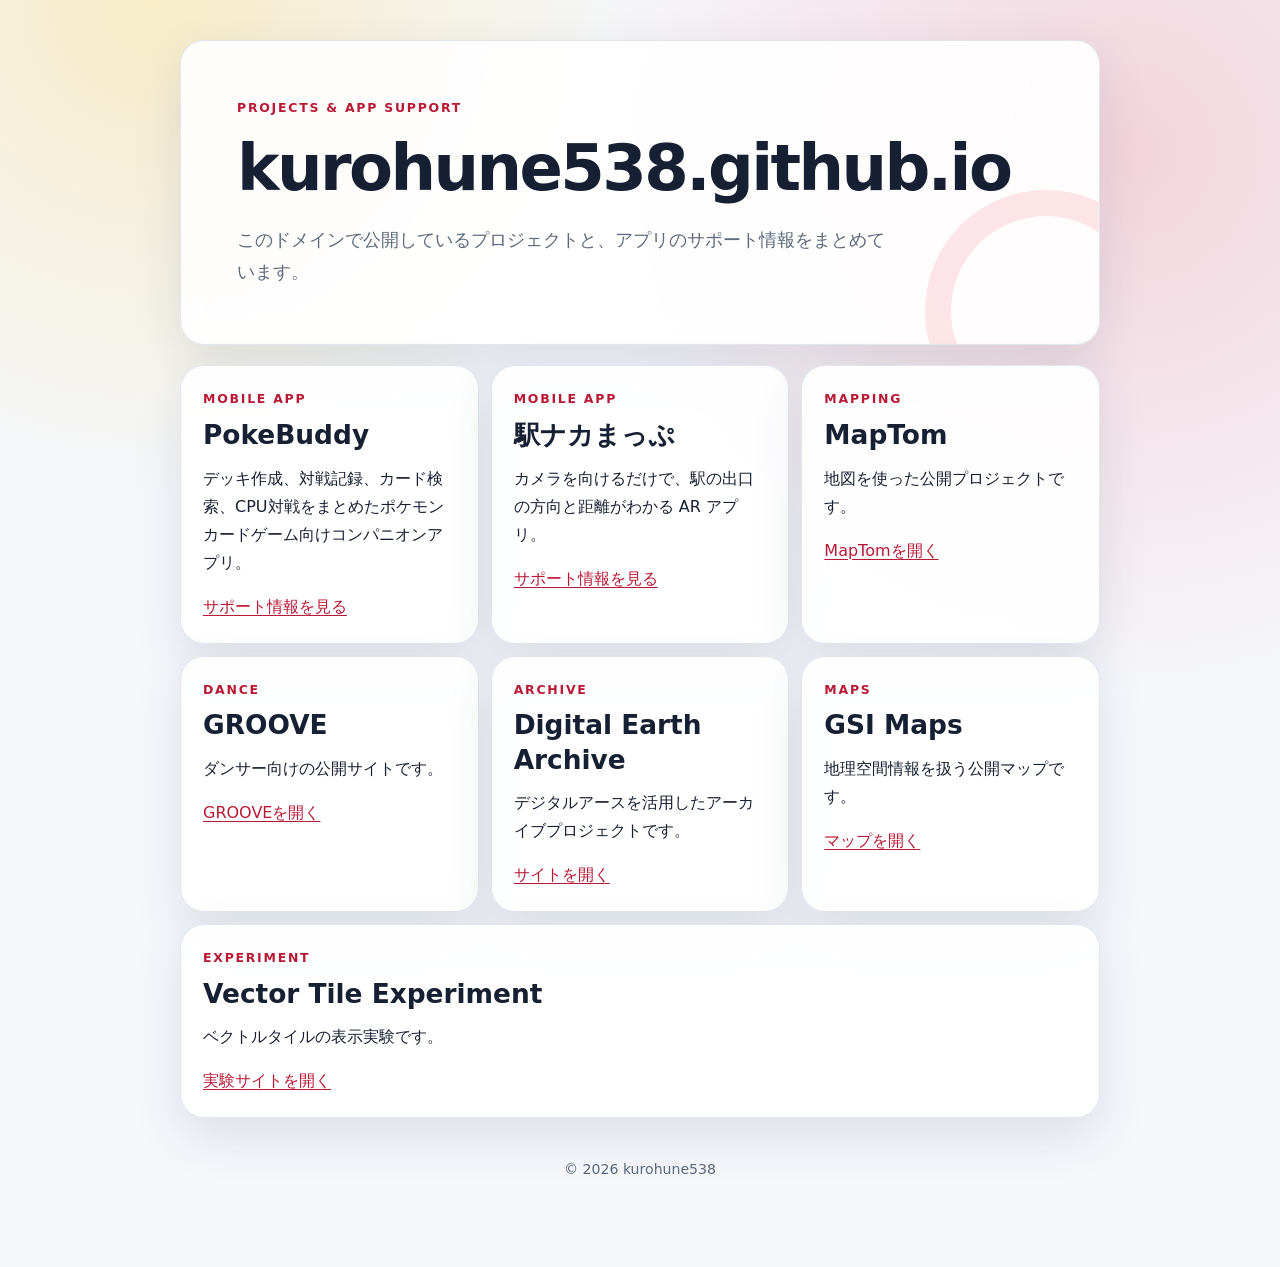
<file: index.html>
<!doctype html>
<html lang="ja">
  <head>
    <meta charset="utf-8" />
    <meta name="viewport" content="width=device-width, initial-scale=1" />
    <meta
      name="description"
      content="kurohune538が公開しているプロジェクト、アプリ、サポート情報の一覧。"
    />
    <meta name="theme-color" content="#ee334e" />
    <title>Projects &amp; Support | kurohune538</title>
    <link rel="stylesheet" href="/assets/styles.css" />
  </head>
  <body>
    <main class="shell">
      <section class="hero">
        <p class="eyebrow">Projects &amp; app support</p>
        <h1>kurohune538.github.io</h1>
        <p class="lead">
          このドメインで公開しているプロジェクトと、アプリのサポート情報をまとめています。
        </p>
      </section>

      <section class="card-grid" aria-label="公開プロジェクト">
        <article class="card">
          <p class="eyebrow">Mobile app</p>
          <h2>PokeBuddy</h2>
          <p>
            デッキ作成、対戦記録、カード検索、CPU対戦をまとめたポケモンカードゲーム向けコンパニオンアプリ。
          </p>
          <a href="/pokebuddy/">サポート情報を見る</a>
        </article>
        <article class="card">
          <p class="eyebrow">Mobile app</p>
          <h2>駅ナカまっぷ</h2>
          <p>
            カメラを向けるだけで、駅の出口の方向と距離がわかる AR アプリ。
          </p>
          <a href="/ekinaka-map/">サポート情報を見る</a>
        </article>
        <article class="card">
          <p class="eyebrow">Mapping</p>
          <h2>MapTom</h2>
          <p>地図を使った公開プロジェクトです。</p>
          <a href="/maptom/">MapTomを開く</a>
        </article>
        <article class="card">
          <p class="eyebrow">Dance</p>
          <h2>GROOVE</h2>
          <p>ダンサー向けの公開サイトです。</p>
          <a href="https://groove4dancers.tokyo/">GROOVEを開く</a>
        </article>
        <article class="card">
          <p class="eyebrow">Archive</p>
          <h2>Digital Earth Archive</h2>
          <p>デジタルアースを活用したアーカイブプロジェクトです。</p>
          <a href="/DigitalEarthArchive/">サイトを開く</a>
        </article>
        <article class="card">
          <p class="eyebrow">Maps</p>
          <h2>GSI Maps</h2>
          <p>地理空間情報を扱う公開マップです。</p>
          <a href="/gsimaps/">マップを開く</a>
        </article>
        <article class="card">
          <p class="eyebrow">Experiment</p>
          <h2>Vector Tile Experiment</h2>
          <p>ベクトルタイルの表示実験です。</p>
          <a href="/vector-tile-experiment/">実験サイトを開く</a>
        </article>
      </section>

      <footer class="footer">
        <p>© 2026 kurohune538</p>
      </footer>
    </main>
  </body>
</html>
</file>
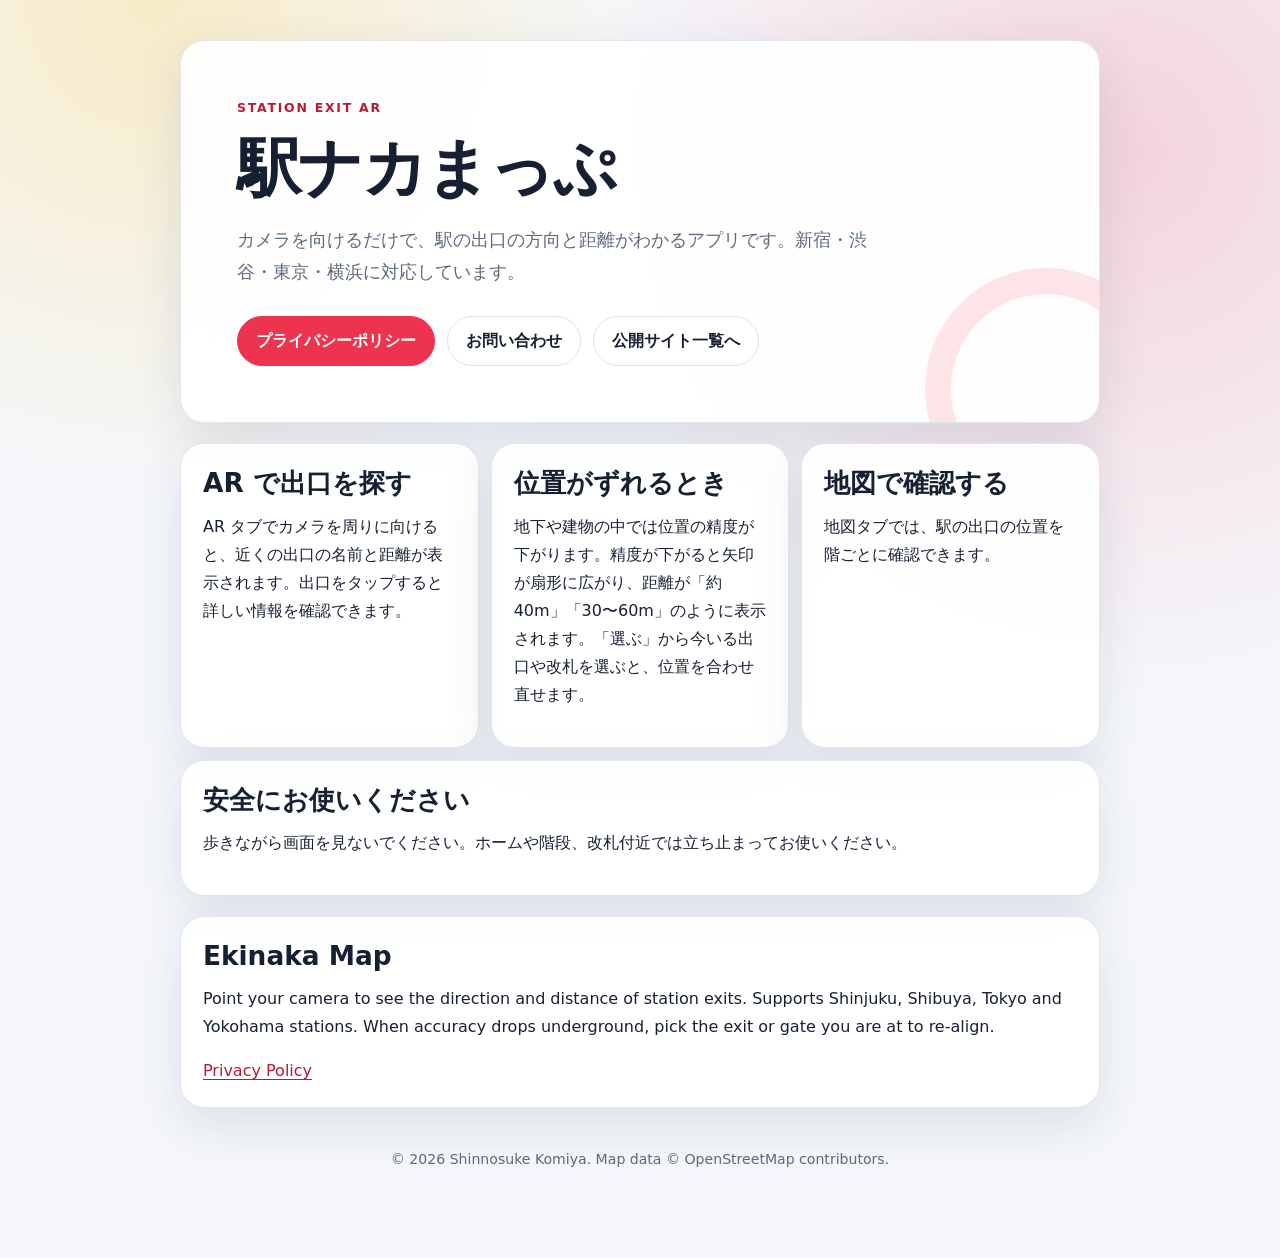
<file: ekinaka-map/index.html>
<!doctype html>
<html lang="ja">
  <head>
    <meta charset="utf-8" />
    <meta name="viewport" content="width=device-width, initial-scale=1" />
    <meta name="description" content="駅ナカまっぷのサポート情報とプライバシーポリシー。駅の出口の方向と距離を AR で表示するアプリです。" />
    <meta name="theme-color" content="#e8770e" />
    <title>駅ナカまっぷ | サポート</title>
    <link rel="stylesheet" href="/assets/styles.css" />
  </head>
  <body>
    <main class="shell">
      <section class="hero">
        <p class="eyebrow">Station exit AR</p>
        <h1>駅ナカまっぷ</h1>
        <p class="lead">
          カメラを向けるだけで、駅の出口の方向と距離がわかるアプリです。新宿・渋谷・東京・横浜に対応しています。
        </p>
        <div class="actions">
          <a class="button" href="/ekinaka-map/privacy/">プライバシーポリシー</a>
          <a class="button secondary" href="mailto:kurohune538@gmail.com?subject=%E9%A7%85%E3%83%8A%E3%82%AB%E3%81%BE%E3%81%A3%E3%81%B7%20support">お問い合わせ</a>
          <a class="button secondary" href="/">公開サイト一覧へ</a>
        </div>
      </section>

      <section class="card-grid" aria-label="使い方">
        <article class="card">
          <h2>AR で出口を探す</h2>
          <p>AR タブでカメラを周りに向けると、近くの出口の名前と距離が表示されます。出口をタップすると詳しい情報を確認できます。</p>
        </article>
        <article class="card">
          <h2>位置がずれるとき</h2>
          <p>地下や建物の中では位置の精度が下がります。精度が下がると矢印が扇形に広がり、距離が「約40m」「30〜60m」のように表示されます。「選ぶ」から今いる出口や改札を選ぶと、位置を合わせ直せます。</p>
        </article>
        <article class="card">
          <h2>地図で確認する</h2>
          <p>地図タブでは、駅の出口の位置を階ごとに確認できます。</p>
        </article>
        <article class="card">
          <h2>安全にお使いください</h2>
          <p>歩きながら画面を見ないでください。ホームや階段、改札付近では立ち止まってお使いください。</p>
        </article>
      </section>

      <section class="card-grid" aria-label="Support in English" lang="en">
        <article class="card">
          <h2>Ekinaka Map</h2>
          <p>Point your camera to see the direction and distance of station exits. Supports Shinjuku, Shibuya, Tokyo and Yokohama stations. When accuracy drops underground, pick the exit or gate you are at to re-align.</p>
          <a href="/ekinaka-map/privacy/#en">Privacy Policy</a>
        </article>
      </section>

      <footer class="footer">
        <p>© 2026 Shinnosuke Komiya. Map data © OpenStreetMap contributors.</p>
      </footer>
    </main>
  </body>
</html>
</file>
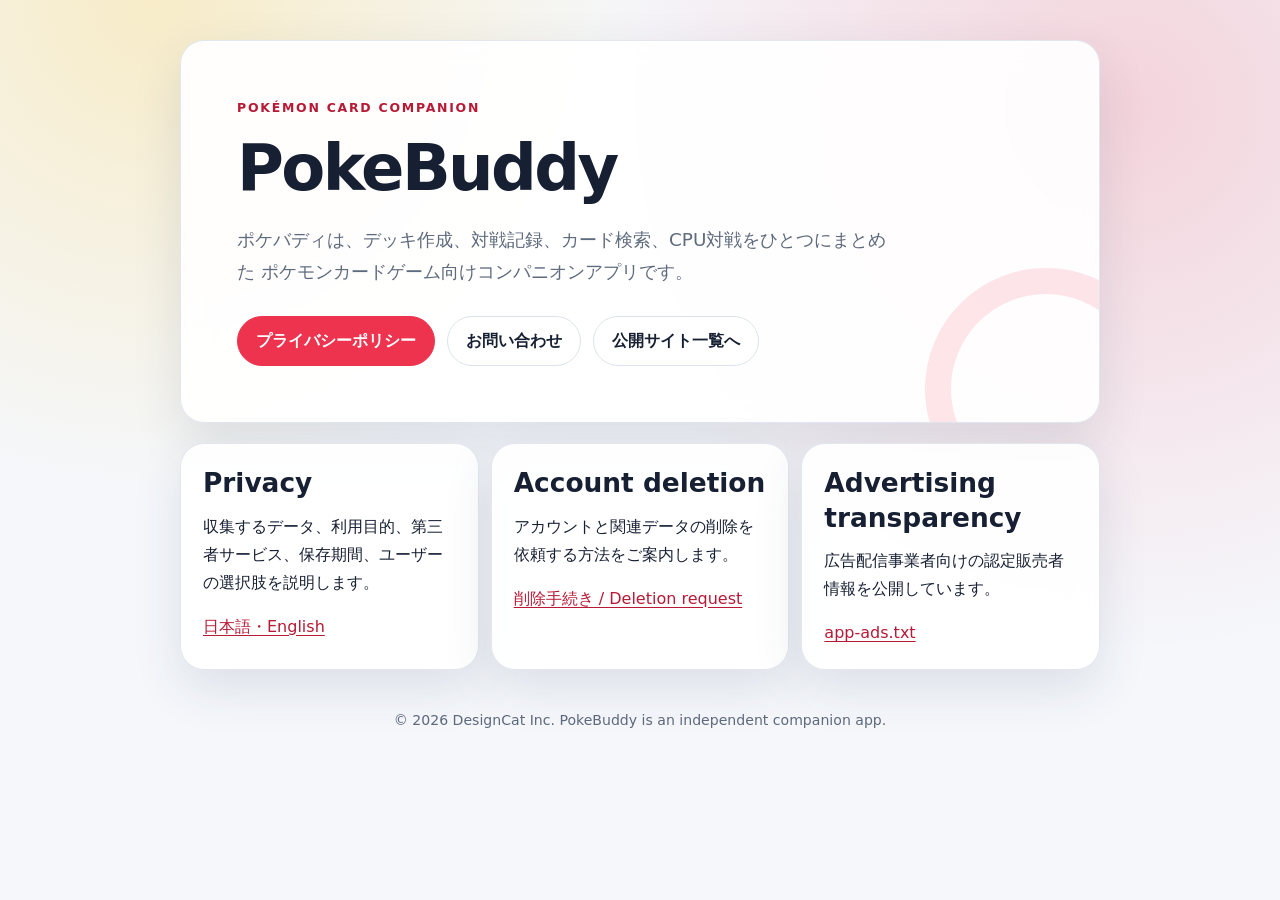
<file: pokebuddy/index.html>
<!doctype html>
<html lang="ja">
  <head>
    <meta charset="utf-8" />
    <meta name="viewport" content="width=device-width, initial-scale=1" />
    <meta
      name="description"
      content="PokeBuddy（ポケバディ）の公式サポート、プライバシーポリシー、アカウント削除案内。"
    />
    <meta name="theme-color" content="#ee334e" />
    <title>PokeBuddy | ポケバディ</title>
    <link rel="stylesheet" href="/assets/styles.css" />
  </head>
  <body>
    <main class="shell">
      <section class="hero">
        <p class="eyebrow">Pokémon card companion</p>
        <h1>PokeBuddy</h1>
        <p class="lead">
          ポケバディは、デッキ作成、対戦記録、カード検索、CPU対戦をひとつにまとめた
          ポケモンカードゲーム向けコンパニオンアプリです。
        </p>
        <div class="actions">
          <a class="button" href="/pokebuddy/privacy/">プライバシーポリシー</a>
          <a
            class="button secondary"
            href="mailto:kurohune538@gmail.com?subject=PokeBuddy%20support"
            >お問い合わせ</a
          >
          <a class="button secondary" href="/">公開サイト一覧へ</a>
        </div>
      </section>

      <section class="card-grid" aria-label="サポート情報">
        <article class="card">
          <h2>Privacy</h2>
          <p>
            収集するデータ、利用目的、第三者サービス、保存期間、ユーザーの選択肢を説明します。
          </p>
          <a href="/pokebuddy/privacy/">日本語・English</a>
        </article>
        <article class="card">
          <h2>Account deletion</h2>
          <p>アカウントと関連データの削除を依頼する方法をご案内します。</p>
          <a href="/pokebuddy/delete-account/">削除手続き / Deletion request</a>
        </article>
        <article class="card">
          <h2>Advertising transparency</h2>
          <p>広告配信事業者向けの認定販売者情報を公開しています。</p>
          <a href="/app-ads.txt">app-ads.txt</a>
        </article>
      </section>

      <footer class="footer">
        <p>© 2026 DesignCat Inc. PokeBuddy is an independent companion app.</p>
      </footer>
    </main>
  </body>
</html>
</file>
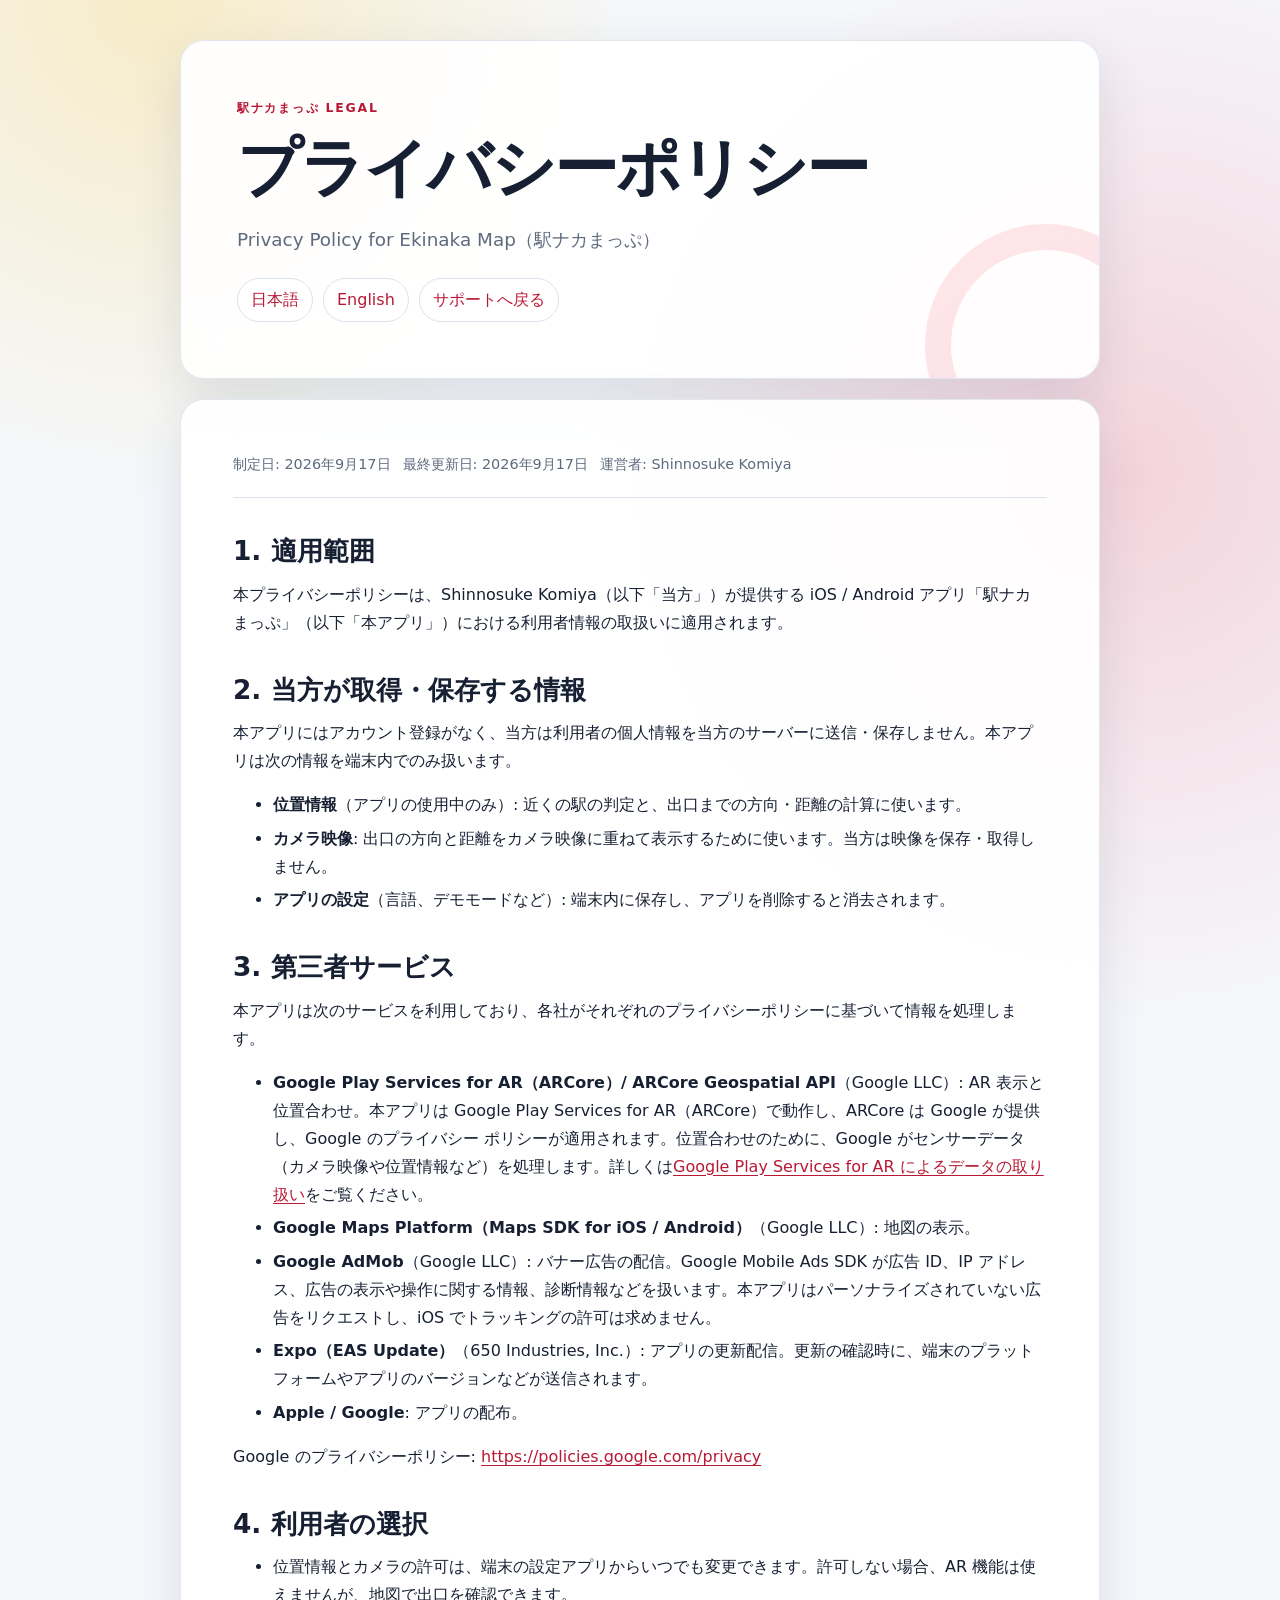
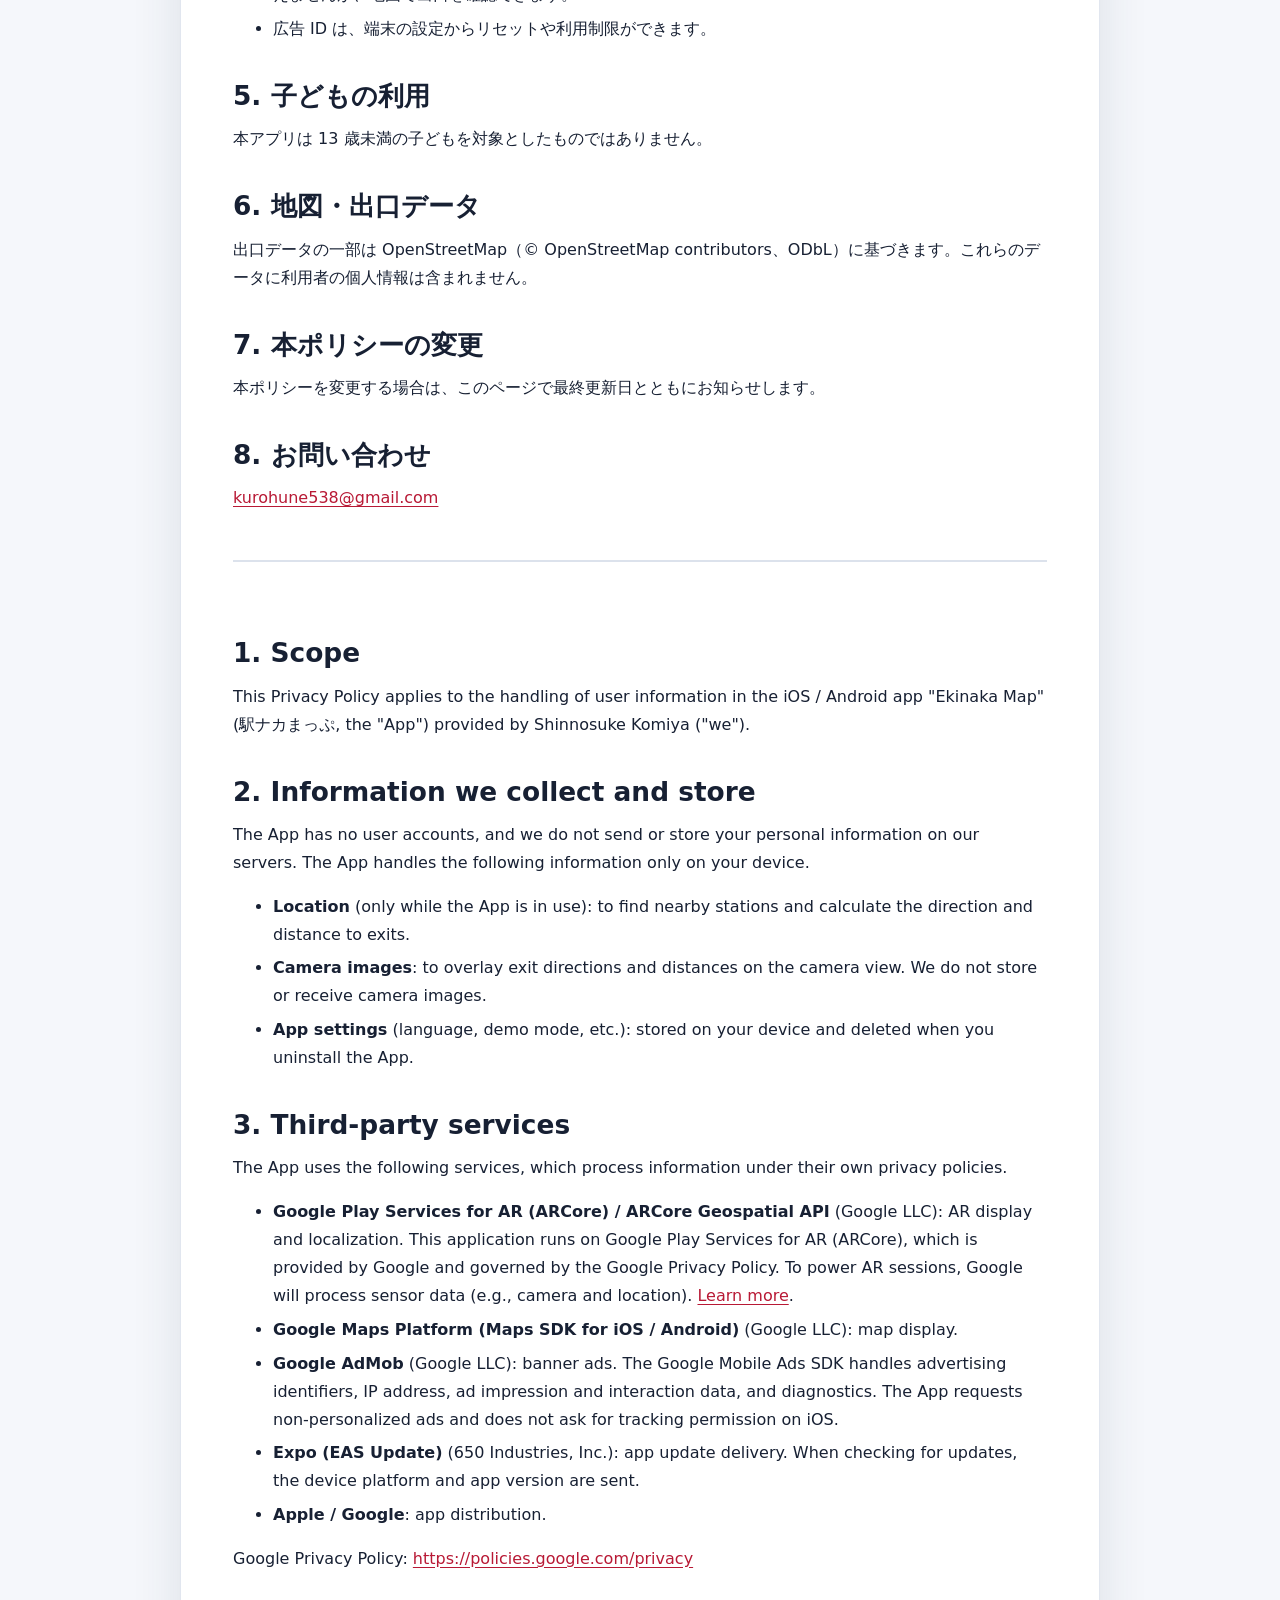
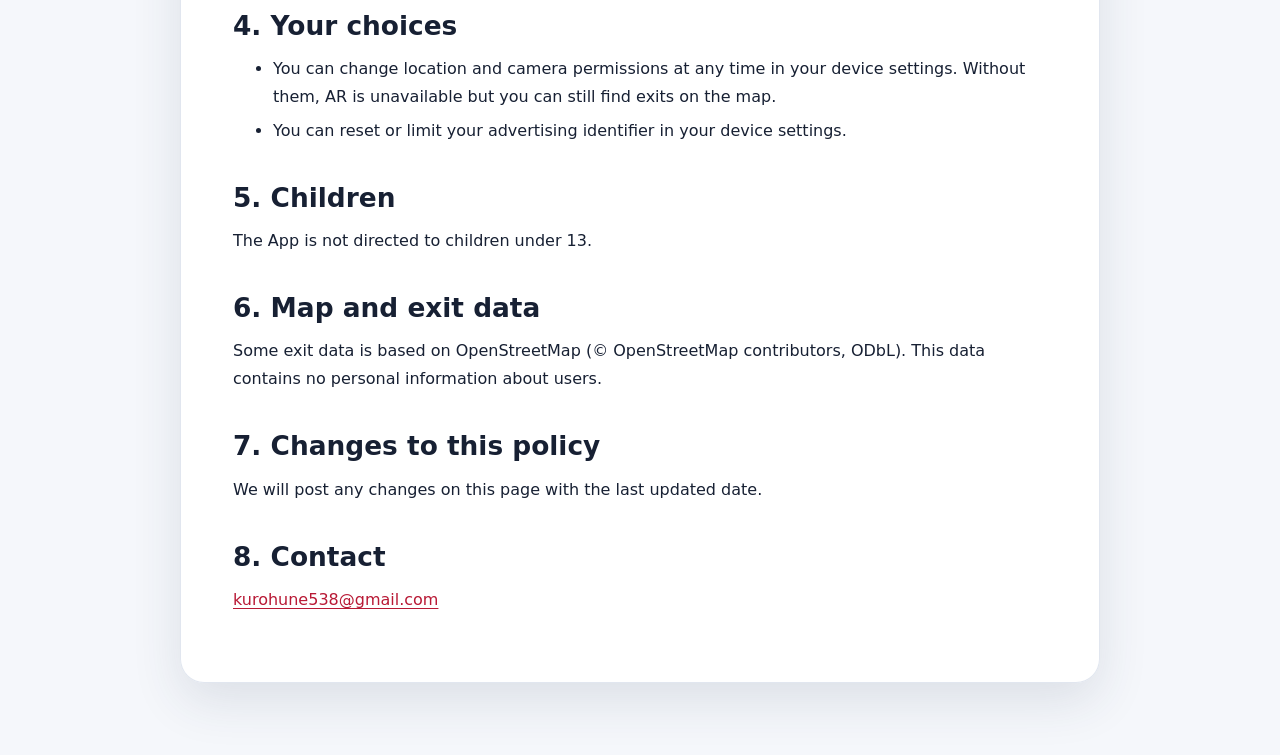
<file: ekinaka-map/privacy/index.html>
<!doctype html>
<html lang="ja">
  <head>
    <meta charset="utf-8" />
    <meta name="viewport" content="width=device-width, initial-scale=1" />
    <meta name="description" content="駅ナカまっぷのプライバシーポリシー。扱う情報、利用目的、第三者サービスを説明します。" />
    <meta name="theme-color" content="#e8770e" />
    <title>プライバシーポリシー | 駅ナカまっぷ</title>
    <link rel="stylesheet" href="/assets/styles.css" />
  </head>
  <body>
    <main class="shell">
      <header class="hero">
        <p class="eyebrow">駅ナカまっぷ legal</p>
        <h1>プライバシーポリシー</h1>
        <p class="lead">Privacy Policy for Ekinaka Map（駅ナカまっぷ）</p>
        <nav class="lang-nav" aria-label="言語">
          <a href="#ja">日本語</a>
          <a href="#en" lang="en">English</a>
          <a href="/ekinaka-map/">サポートへ戻る</a>
        </nav>
      </header>

      <article class="document">
        <div class="meta">
          <span>制定日: 2026年9月17日</span>
          <span>最終更新日: 2026年9月17日</span>
          <span>運営者: Shinnosuke Komiya</span>
        </div>

        <section id="ja" class="language-section">
          <h2>1. 適用範囲</h2>
          <p>本プライバシーポリシーは、Shinnosuke Komiya（以下「当方」）が提供する iOS / Android アプリ「駅ナカまっぷ」（以下「本アプリ」）における利用者情報の取扱いに適用されます。</p>

          <h2>2. 当方が取得・保存する情報</h2>
          <p>本アプリにはアカウント登録がなく、当方は利用者の個人情報を当方のサーバーに送信・保存しません。本アプリは次の情報を端末内でのみ扱います。</p>
          <ul>
            <li><strong>位置情報</strong>（アプリの使用中のみ）: 近くの駅の判定と、出口までの方向・距離の計算に使います。</li>
            <li><strong>カメラ映像</strong>: 出口の方向と距離をカメラ映像に重ねて表示するために使います。当方は映像を保存・取得しません。</li>
            <li><strong>アプリの設定</strong>（言語、デモモードなど）: 端末内に保存し、アプリを削除すると消去されます。</li>
          </ul>

          <h2>3. 第三者サービス</h2>
          <p>本アプリは次のサービスを利用しており、各社がそれぞれのプライバシーポリシーに基づいて情報を処理します。</p>
          <ul>
            <li>
              <strong>Google Play Services for AR（ARCore）/ ARCore Geospatial API</strong>（Google LLC）: AR 表示と位置合わせ。本アプリは Google Play Services for AR（ARCore）で動作し、ARCore は Google が提供し、Google のプライバシー ポリシーが適用されます。位置合わせのために、Google がセンサーデータ（カメラ映像や位置情報など）を処理します。詳しくは<a href="https://support.google.com/ar?p=how-google-play-services-for-ar-handles-your-data" target="_blank" rel="noopener noreferrer">Google Play Services for AR によるデータの取り扱い</a>をご覧ください。
            </li>
            <li><strong>Google Maps Platform（Maps SDK for iOS / Android）</strong>（Google LLC）: 地図の表示。</li>
            <li><strong>Google AdMob</strong>（Google LLC）: バナー広告の配信。Google Mobile Ads SDK が広告 ID、IP アドレス、広告の表示や操作に関する情報、診断情報などを扱います。本アプリはパーソナライズされていない広告をリクエストし、iOS でトラッキングの許可は求めません。</li>
            <li><strong>Expo（EAS Update）</strong>（650 Industries, Inc.）: アプリの更新配信。更新の確認時に、端末のプラットフォームやアプリのバージョンなどが送信されます。</li>
            <li><strong>Apple / Google</strong>: アプリの配布。</li>
          </ul>
          <p>Google のプライバシーポリシー: <a href="https://policies.google.com/privacy" target="_blank" rel="noopener noreferrer">https://policies.google.com/privacy</a></p>

          <h2>4. 利用者の選択</h2>
          <ul>
            <li>位置情報とカメラの許可は、端末の設定アプリからいつでも変更できます。許可しない場合、AR 機能は使えませんが、地図で出口を確認できます。</li>
            <li>広告 ID は、端末の設定からリセットや利用制限ができます。</li>
          </ul>

          <h2>5. 子どもの利用</h2>
          <p>本アプリは 13 歳未満の子どもを対象としたものではありません。</p>

          <h2>6. 地図・出口データ</h2>
          <p>出口データの一部は OpenStreetMap（© OpenStreetMap contributors、ODbL）に基づきます。これらのデータに利用者の個人情報は含まれません。</p>

          <h2>7. 本ポリシーの変更</h2>
          <p>本ポリシーを変更する場合は、このページで最終更新日とともにお知らせします。</p>

          <h2>8. お問い合わせ</h2>
          <p><a href="mailto:kurohune538@gmail.com?subject=%E9%A7%85%E3%83%8A%E3%82%AB%E3%81%BE%E3%81%A3%E3%81%B7%20privacy">kurohune538@gmail.com</a></p>
        </section>

        <section id="en" class="language-section" lang="en">
          <h2>1. Scope</h2>
          <p>This Privacy Policy applies to the handling of user information in the iOS / Android app "Ekinaka Map" (駅ナカまっぷ, the "App") provided by Shinnosuke Komiya ("we").</p>

          <h2>2. Information we collect and store</h2>
          <p>The App has no user accounts, and we do not send or store your personal information on our servers. The App handles the following information only on your device.</p>
          <ul>
            <li><strong>Location</strong> (only while the App is in use): to find nearby stations and calculate the direction and distance to exits.</li>
            <li><strong>Camera images</strong>: to overlay exit directions and distances on the camera view. We do not store or receive camera images.</li>
            <li><strong>App settings</strong> (language, demo mode, etc.): stored on your device and deleted when you uninstall the App.</li>
          </ul>

          <h2>3. Third-party services</h2>
          <p>The App uses the following services, which process information under their own privacy policies.</p>
          <ul>
            <li>
              <strong>Google Play Services for AR (ARCore) / ARCore Geospatial API</strong> (Google LLC): AR display and localization. This application runs on Google Play Services for AR (ARCore), which is provided by Google and governed by the Google Privacy Policy. To power AR sessions, Google will process sensor data (e.g., camera and location). <a href="https://support.google.com/ar?p=how-google-play-services-for-ar-handles-your-data" target="_blank" rel="noopener noreferrer">Learn more</a>.
            </li>
            <li><strong>Google Maps Platform (Maps SDK for iOS / Android)</strong> (Google LLC): map display.</li>
            <li><strong>Google AdMob</strong> (Google LLC): banner ads. The Google Mobile Ads SDK handles advertising identifiers, IP address, ad impression and interaction data, and diagnostics. The App requests non-personalized ads and does not ask for tracking permission on iOS.</li>
            <li><strong>Expo (EAS Update)</strong> (650 Industries, Inc.): app update delivery. When checking for updates, the device platform and app version are sent.</li>
            <li><strong>Apple / Google</strong>: app distribution.</li>
          </ul>
          <p>Google Privacy Policy: <a href="https://policies.google.com/privacy" target="_blank" rel="noopener noreferrer">https://policies.google.com/privacy</a></p>

          <h2>4. Your choices</h2>
          <ul>
            <li>You can change location and camera permissions at any time in your device settings. Without them, AR is unavailable but you can still find exits on the map.</li>
            <li>You can reset or limit your advertising identifier in your device settings.</li>
          </ul>

          <h2>5. Children</h2>
          <p>The App is not directed to children under 13.</p>

          <h2>6. Map and exit data</h2>
          <p>Some exit data is based on OpenStreetMap (© OpenStreetMap contributors, ODbL). This data contains no personal information about users.</p>

          <h2>7. Changes to this policy</h2>
          <p>We will post any changes on this page with the last updated date.</p>

          <h2>8. Contact</h2>
          <p><a href="mailto:kurohune538@gmail.com?subject=Ekinaka%20Map%20privacy">kurohune538@gmail.com</a></p>
        </section>
      </article>
    </main>
  </body>
</html>
</file>
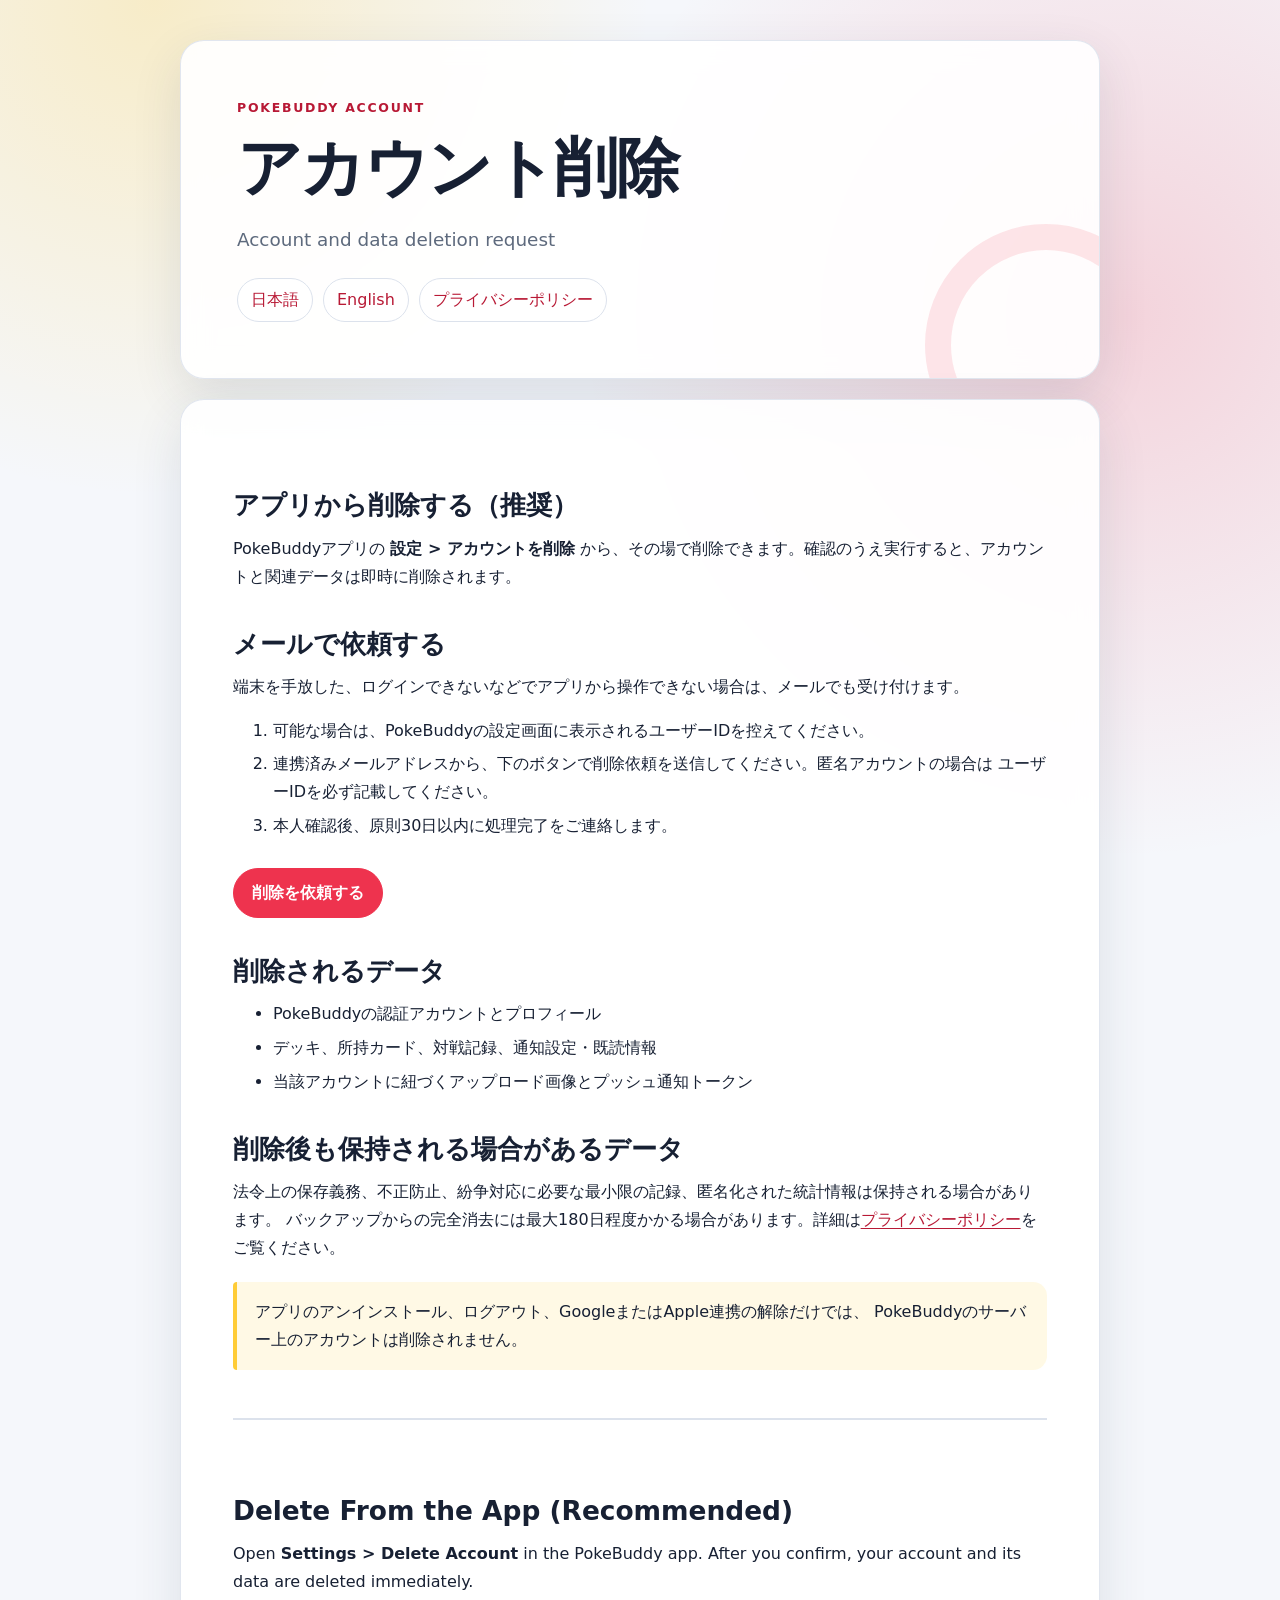
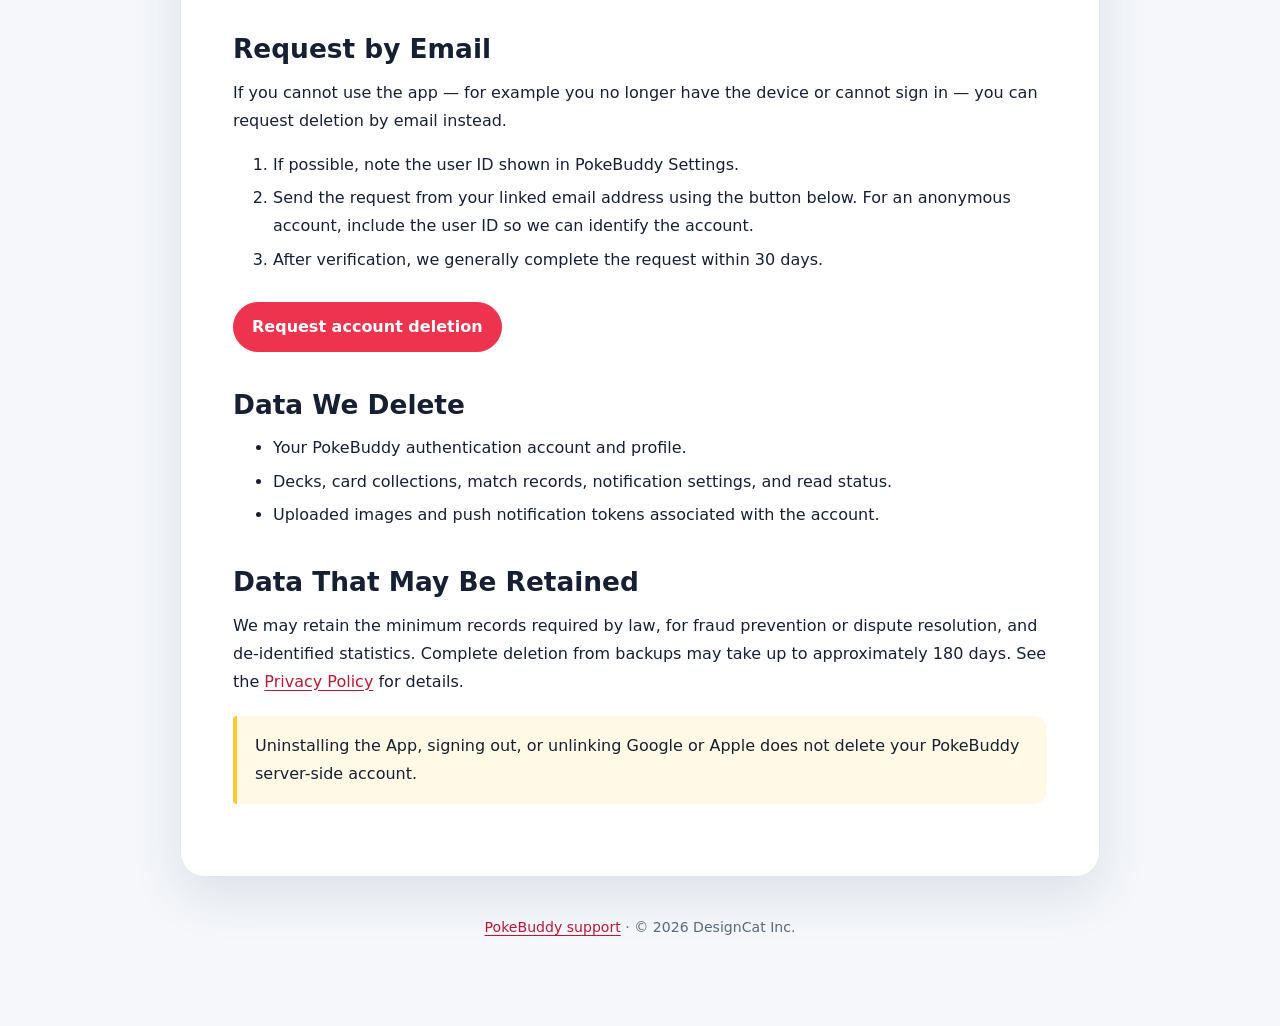
<file: pokebuddy/delete-account/index.html>
<!doctype html>
<html lang="ja">
  <head>
    <meta charset="utf-8" />
    <meta name="viewport" content="width=device-width, initial-scale=1" />
    <meta
      name="description"
      content="PokeBuddy（ポケバディ）のアカウントと関連データの削除依頼手続き。"
    />
    <meta name="theme-color" content="#ee334e" />
    <title>アカウント削除 | PokeBuddy</title>
    <link rel="stylesheet" href="/assets/styles.css" />
  </head>
  <body>
    <main class="shell">
      <header class="hero">
        <p class="eyebrow">PokeBuddy account</p>
        <h1>アカウント削除</h1>
        <p class="lead">Account and data deletion request</p>
        <nav class="lang-nav" aria-label="言語">
          <a href="#ja">日本語</a>
          <a href="#en" lang="en">English</a>
          <a href="/pokebuddy/privacy/">プライバシーポリシー</a>
        </nav>
      </header>

      <article class="document">
        <section id="ja" class="language-section">
          <h2>アプリから削除する（推奨）</h2>
          <p>
            PokeBuddyアプリの <strong>設定 &gt; アカウントを削除</strong>
            から、その場で削除できます。確認のうえ実行すると、アカウントと関連データは即時に削除されます。
          </p>

          <h2>メールで依頼する</h2>
          <p>
            端末を手放した、ログインできないなどでアプリから操作できない場合は、メールでも受け付けます。
          </p>
          <ol>
            <li>
              可能な場合は、PokeBuddyの設定画面に表示されるユーザーIDを控えてください。
            </li>
            <li>
              連携済みメールアドレスから、下のボタンで削除依頼を送信してください。匿名アカウントの場合は
              ユーザーIDを必ず記載してください。
            </li>
            <li>本人確認後、原則30日以内に処理完了をご連絡します。</li>
          </ol>
          <div class="actions">
            <a
              class="button"
              href="mailto:kurohune538@gmail.com?subject=PokeBuddy%20account%20deletion%20request&body=User%20ID%3A%0AAccount%20email%3A%0AReason%20(optional)%3A"
              >削除を依頼する</a
            >
          </div>

          <h2>削除されるデータ</h2>
          <ul>
            <li>PokeBuddyの認証アカウントとプロフィール</li>
            <li>デッキ、所持カード、対戦記録、通知設定・既読情報</li>
            <li>
              当該アカウントに紐づくアップロード画像とプッシュ通知トークン
            </li>
          </ul>

          <h2>削除後も保持される場合があるデータ</h2>
          <p>
            法令上の保存義務、不正防止、紛争対応に必要な最小限の記録、匿名化された統計情報は保持される場合があります。
            バックアップからの完全消去には最大180日程度かかる場合があります。詳細は<a
              href="/pokebuddy/privacy/"
              >プライバシーポリシー</a
            >をご覧ください。
          </p>

          <div class="notice">
            アプリのアンインストール、ログアウト、GoogleまたはApple連携の解除だけでは、
            PokeBuddyのサーバー上のアカウントは削除されません。
          </div>
        </section>

        <section id="en" class="language-section" lang="en">
          <h2>Delete From the App (Recommended)</h2>
          <p>
            Open <strong>Settings &gt; Delete Account</strong> in the PokeBuddy
            app. After you confirm, your account and its data are deleted
            immediately.
          </p>

          <h2>Request by Email</h2>
          <p>
            If you cannot use the app — for example you no longer have the
            device or cannot sign in — you can request deletion by email
            instead.
          </p>
          <ol>
            <li>If possible, note the user ID shown in PokeBuddy Settings.</li>
            <li>
              Send the request from your linked email address using the button
              below. For an anonymous account, include the user ID so we can
              identify the account.
            </li>
            <li>
              After verification, we generally complete the request within 30
              days.
            </li>
          </ol>
          <div class="actions">
            <a
              class="button"
              href="mailto:kurohune538@gmail.com?subject=PokeBuddy%20account%20deletion%20request&body=User%20ID%3A%0AAccount%20email%3A%0AReason%20(optional)%3A"
              >Request account deletion</a
            >
          </div>

          <h2>Data We Delete</h2>
          <ul>
            <li>Your PokeBuddy authentication account and profile.</li>
            <li>
              Decks, card collections, match records, notification settings, and
              read status.
            </li>
            <li>
              Uploaded images and push notification tokens associated with the
              account.
            </li>
          </ul>

          <h2>Data That May Be Retained</h2>
          <p>
            We may retain the minimum records required by law, for fraud
            prevention or dispute resolution, and de-identified statistics.
            Complete deletion from backups may take up to approximately 180
            days. See
            the <a href="/pokebuddy/privacy/">Privacy Policy</a> for details.
          </p>

          <div class="notice">
            Uninstalling the App, signing out, or unlinking Google or Apple does
            not delete your PokeBuddy server-side account.
          </div>
        </section>
      </article>

      <footer class="footer">
        <p><a href="/">PokeBuddy support</a> · © 2026 DesignCat Inc.</p>
      </footer>
    </main>
  </body>
</html>
</file>
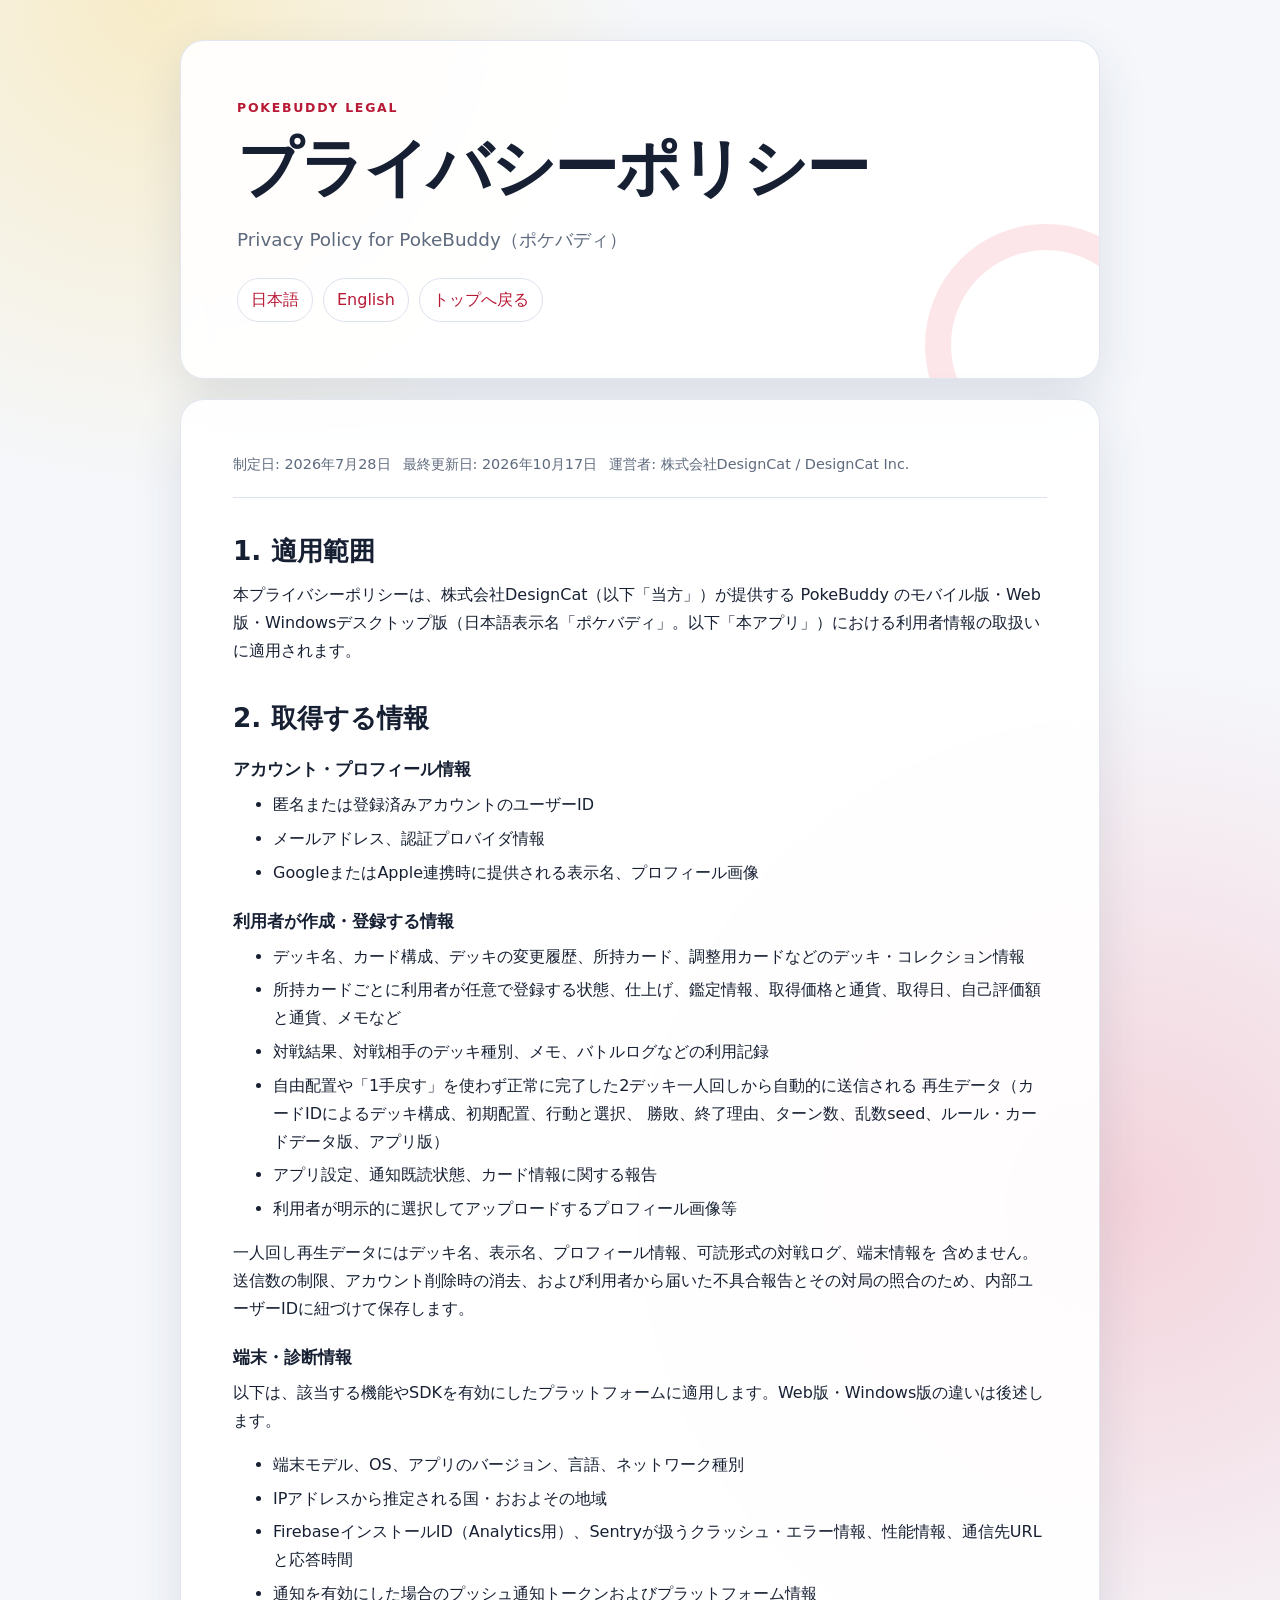
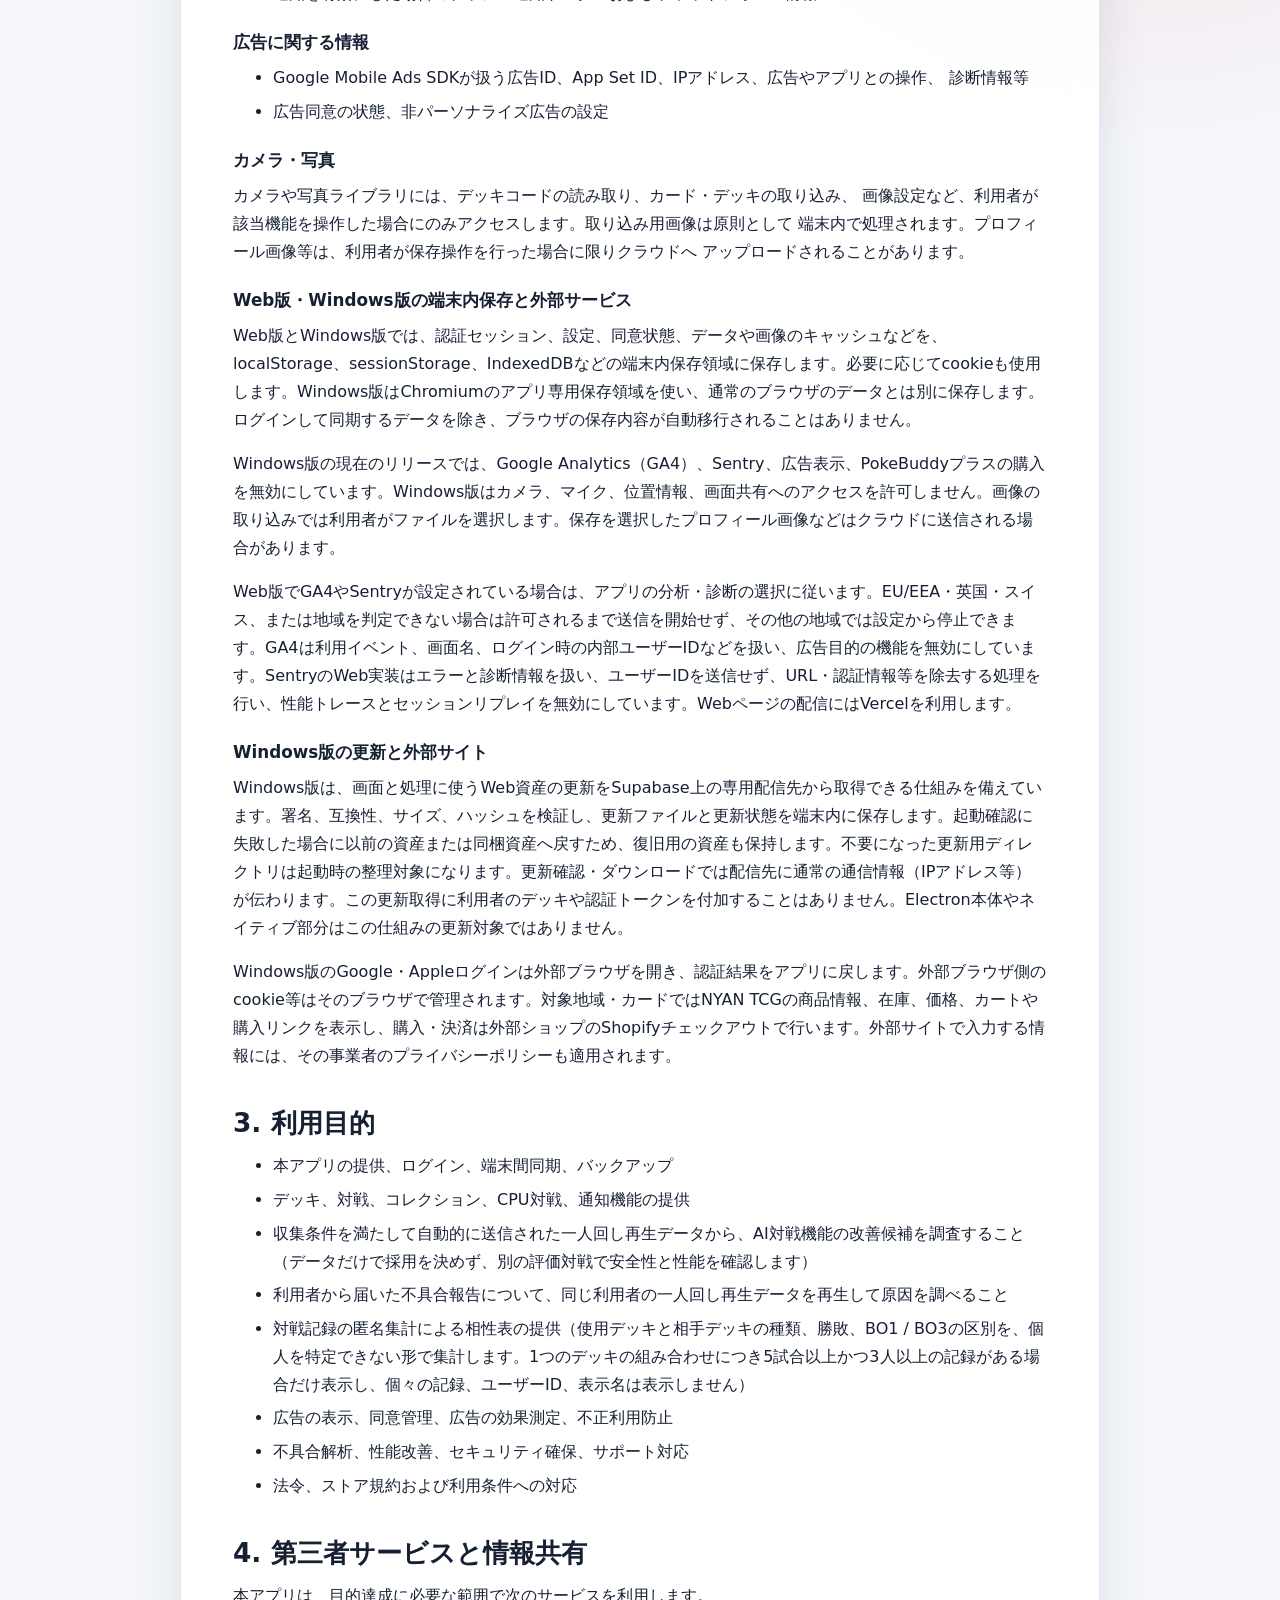
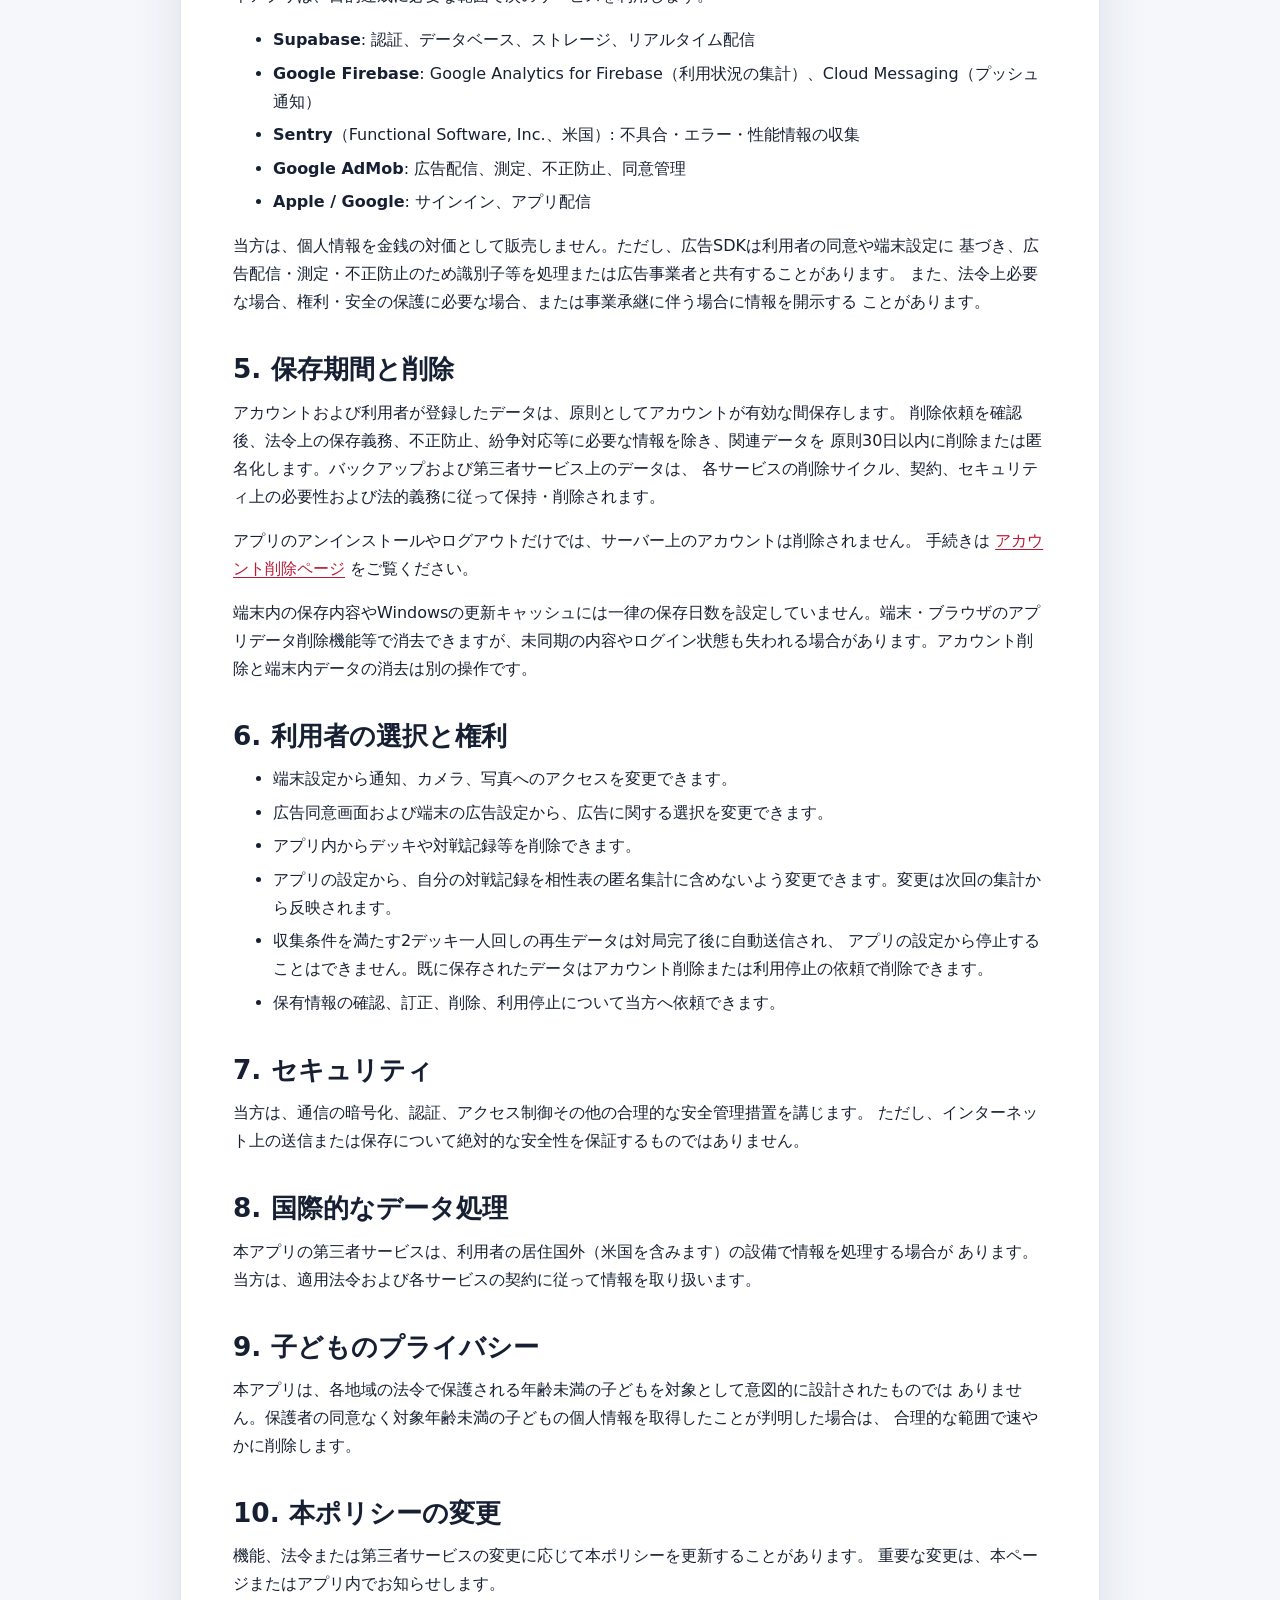
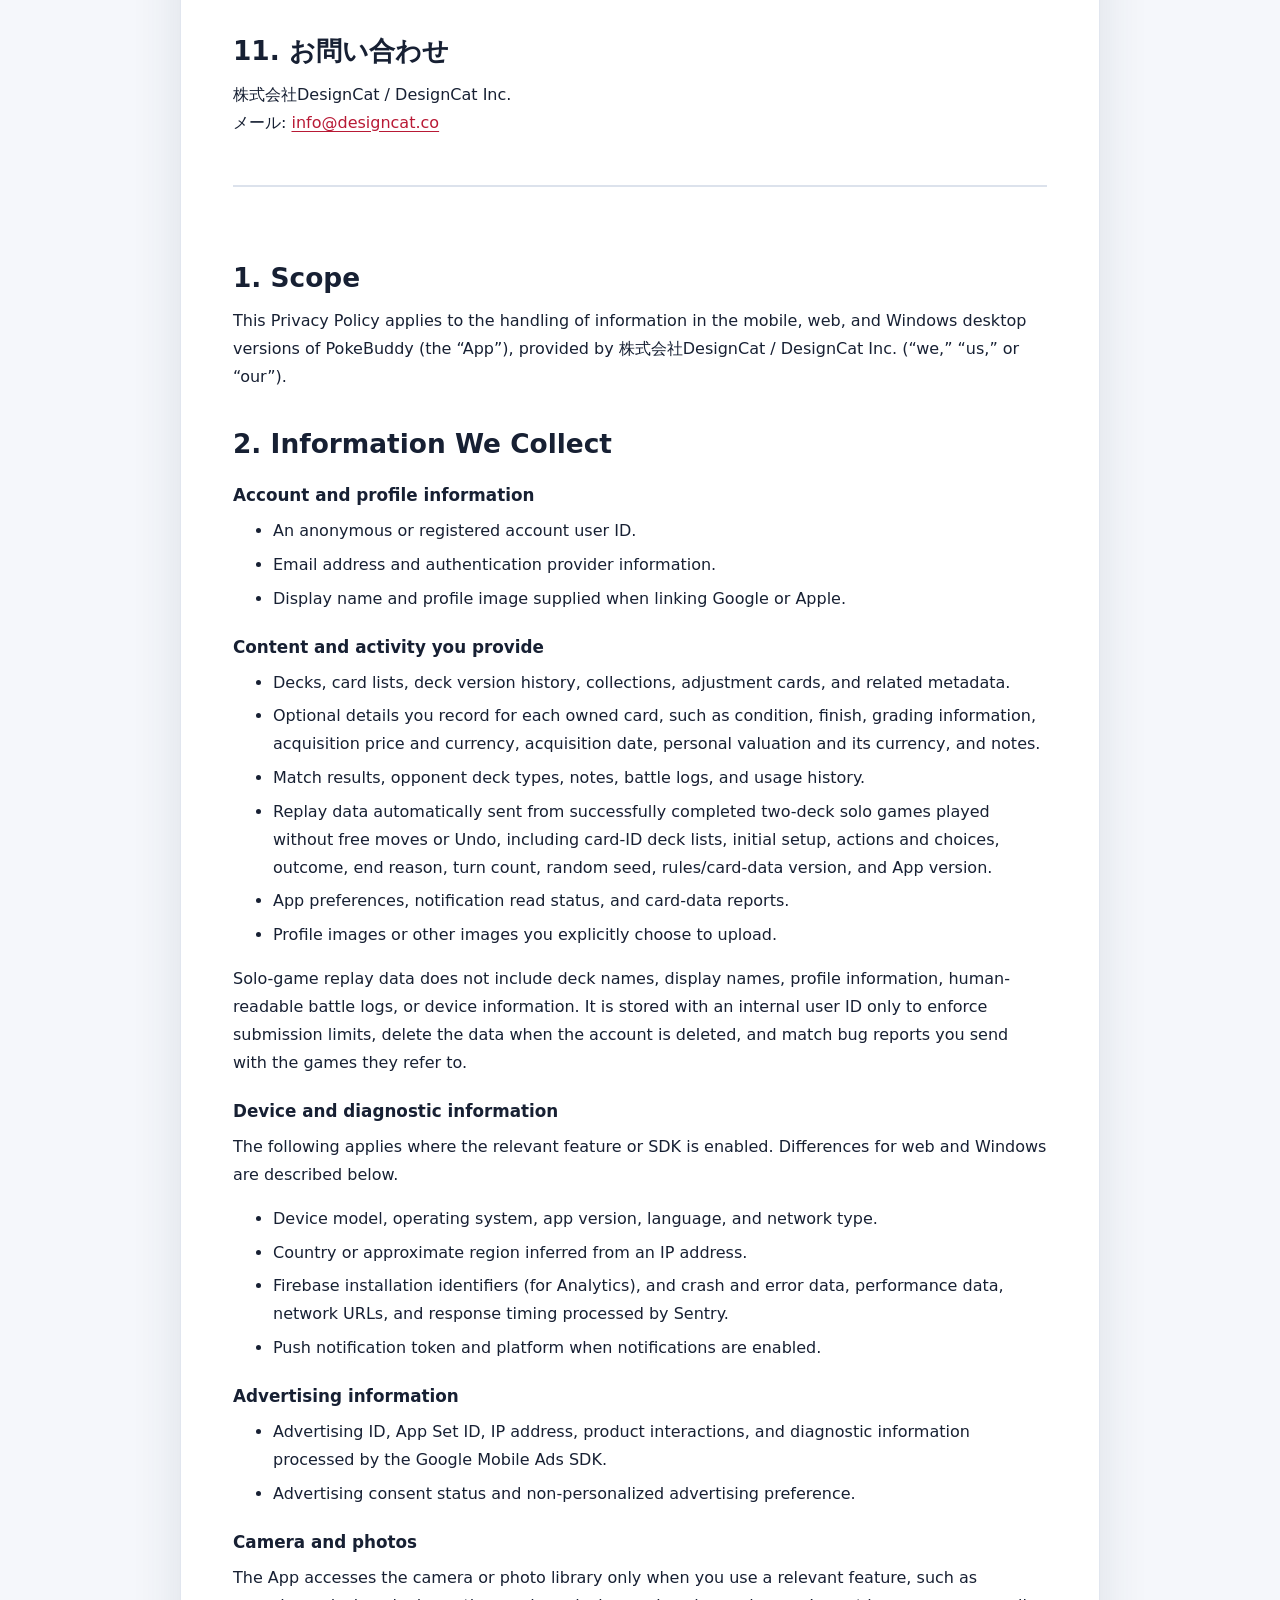
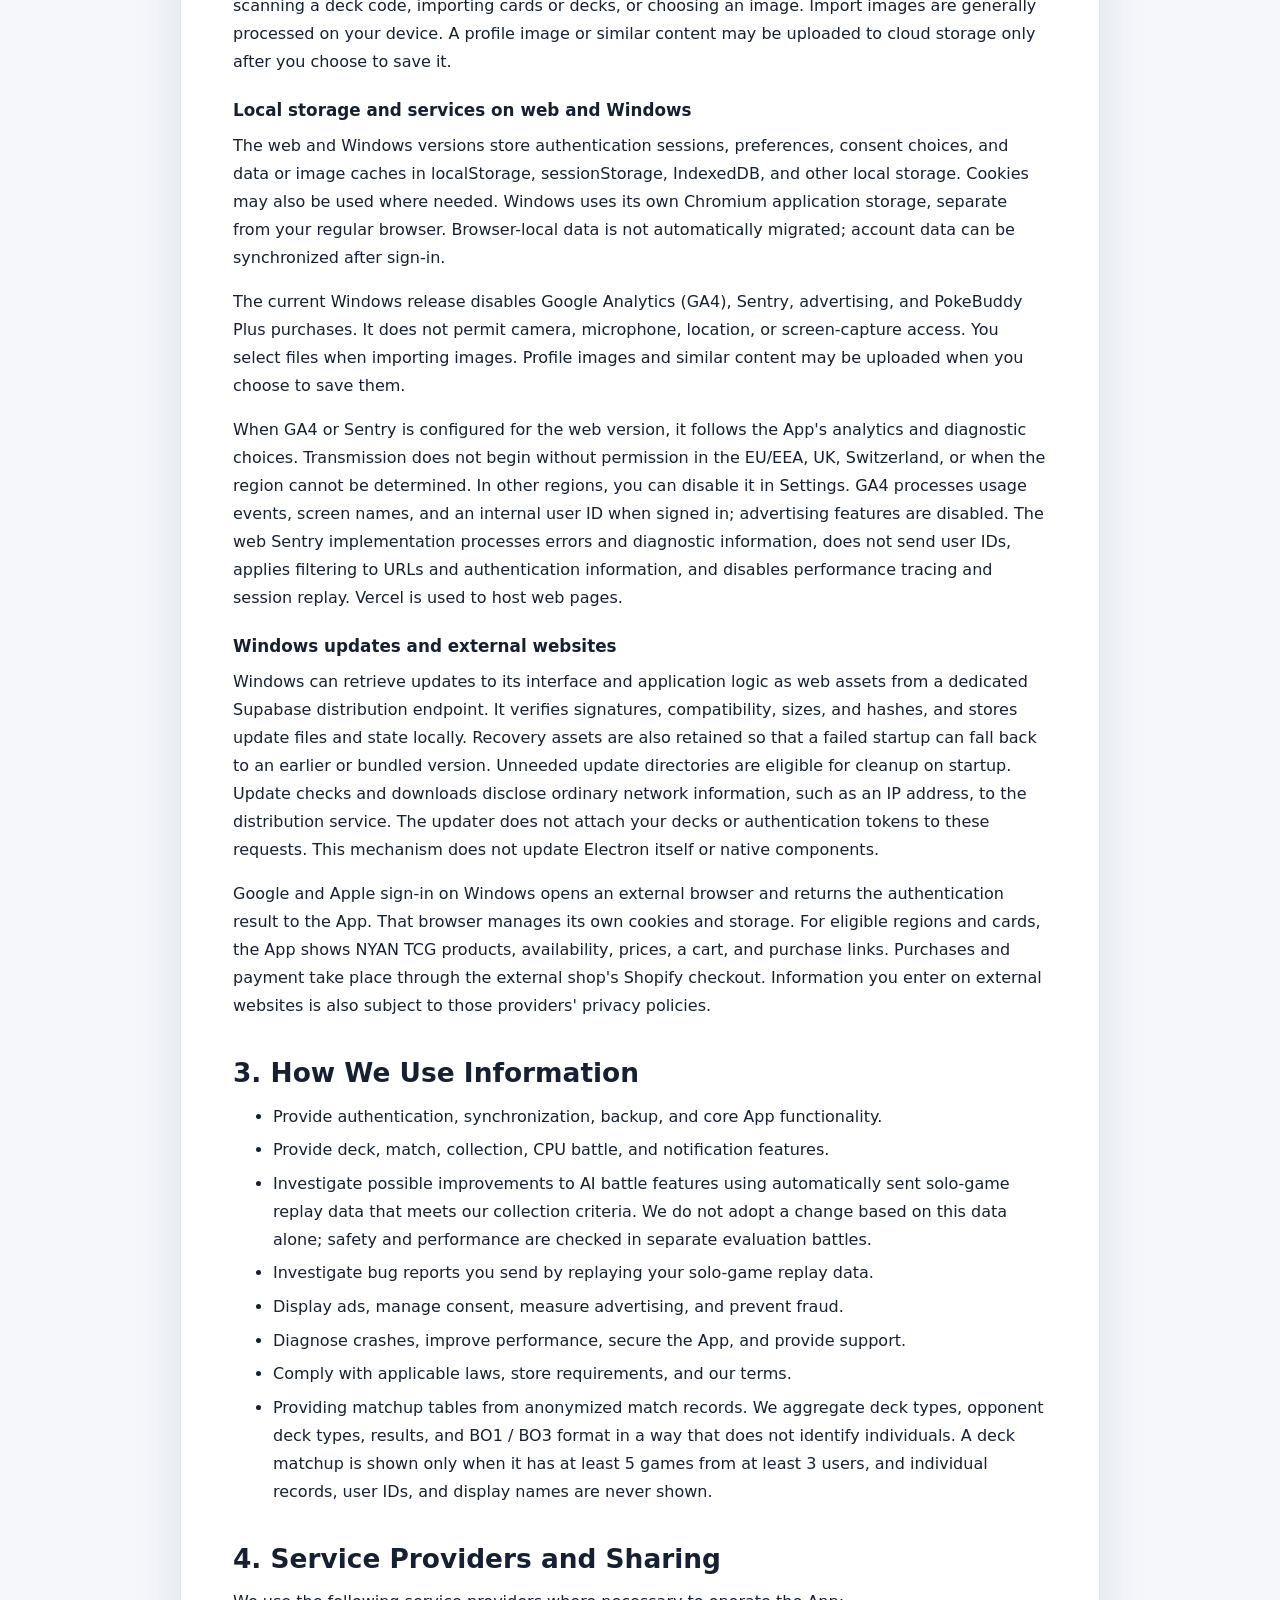
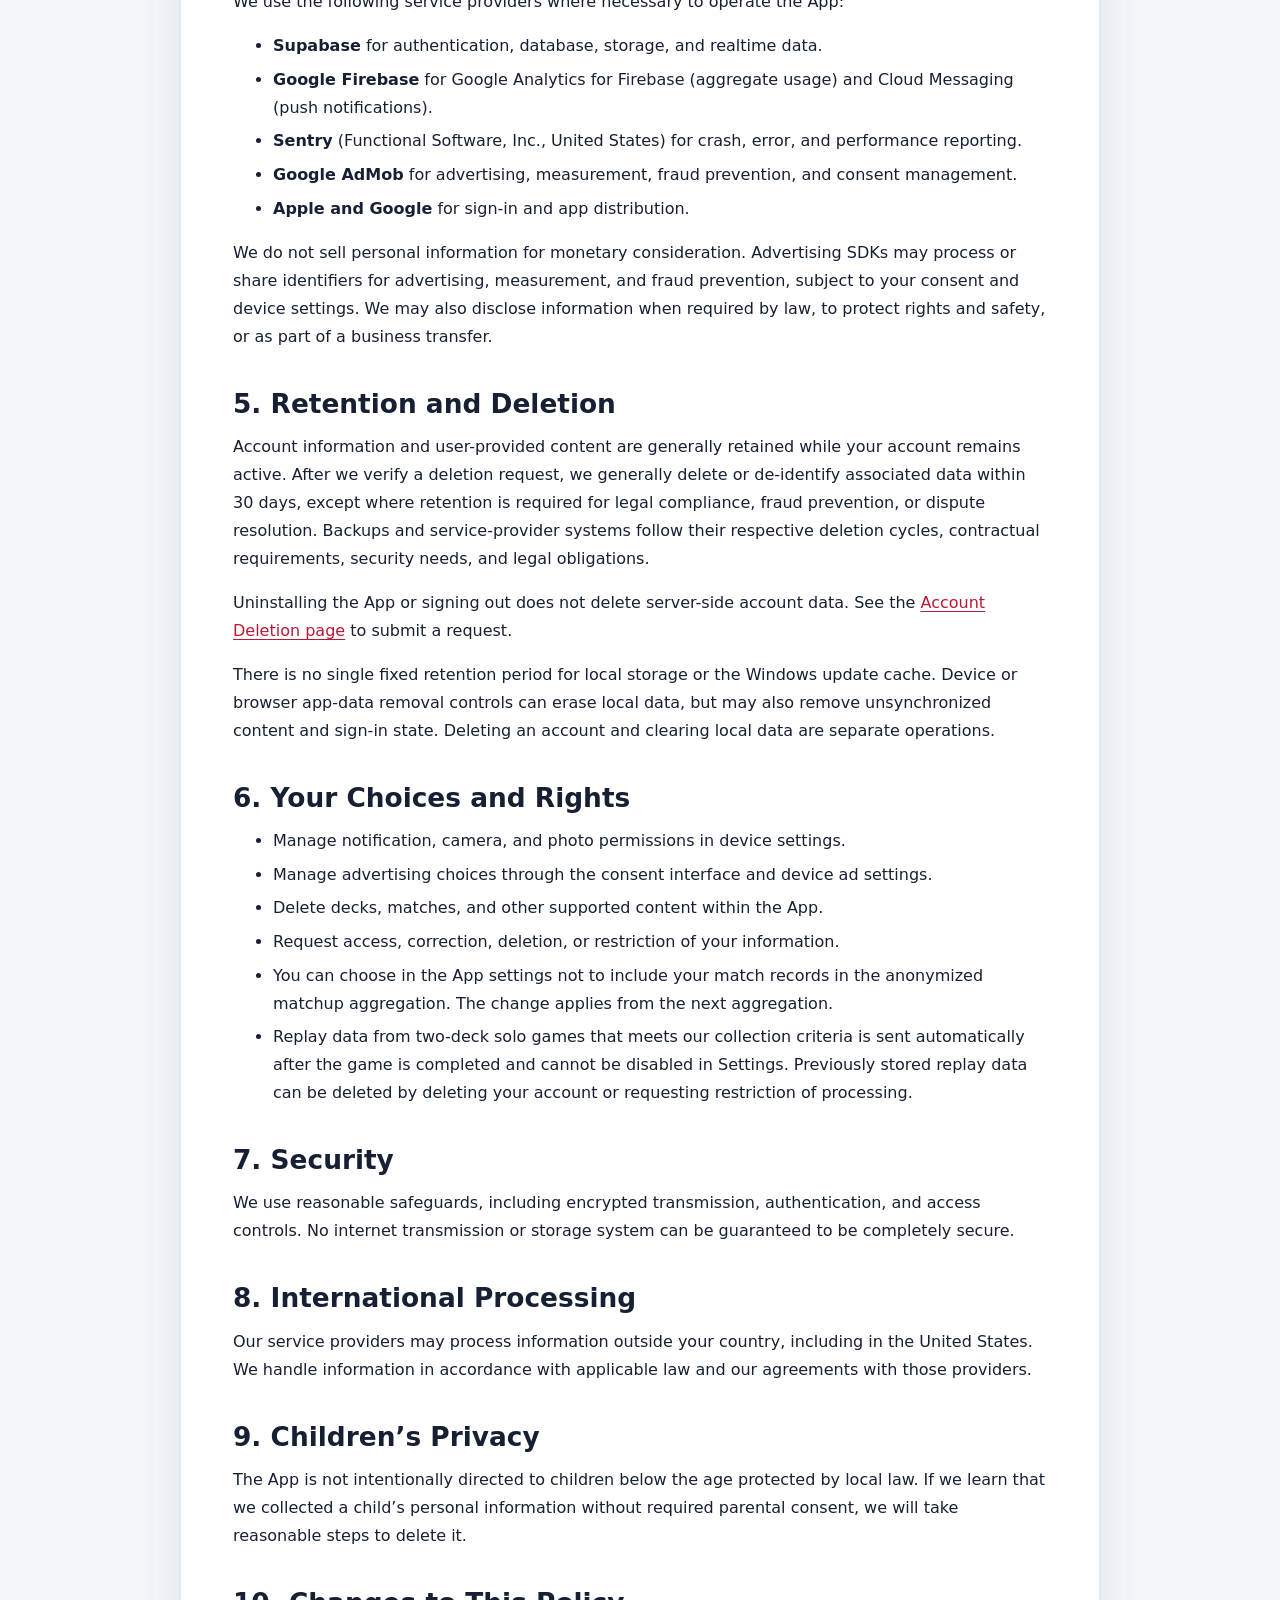
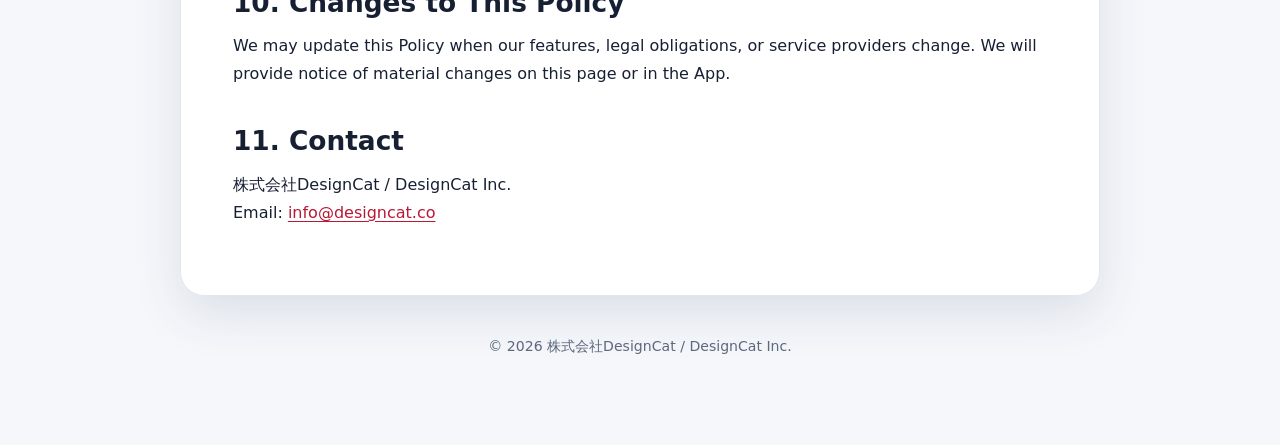
<file: pokebuddy/privacy/index.html>
<!doctype html>
<html lang="ja">
  <head>
    <meta charset="utf-8" />
    <meta name="viewport" content="width=device-width, initial-scale=1" />
    <meta
      name="description"
      content="PokeBuddy（ポケバディ）のプライバシーポリシー。収集するデータ、利用目的、第三者提供、削除方法を説明します。"
    />
    <meta name="theme-color" content="#ee334e" />
    <title>プライバシーポリシー | PokeBuddy</title>
    <link rel="stylesheet" href="/assets/styles.css" />
  </head>
  <body>
    <main class="shell">
      <header class="hero">
        <p class="eyebrow">PokeBuddy legal</p>
        <h1>プライバシーポリシー</h1>
        <p class="lead">Privacy Policy for PokeBuddy（ポケバディ）</p>
        <nav class="lang-nav" aria-label="言語">
          <a href="#ja">日本語</a>
          <a href="#en" lang="en">English</a>
          <a href="/">トップへ戻る</a>
        </nav>
      </header>

      <article class="document">
        <div class="meta">
          <span>制定日: 2026年7月28日</span>
          <span>最終更新日: 2026年10月17日</span>
          <span>運営者: 株式会社DesignCat / DesignCat Inc.</span>
        </div>

        <section id="ja" class="language-section">
          <h2>1. 適用範囲</h2>
          <p>
            本プライバシーポリシーは、株式会社DesignCat（以下「当方」）が提供する
            PokeBuddy
            のモバイル版・Web版・Windowsデスクトップ版（日本語表示名「ポケバディ」。以下「本アプリ」）における利用者情報の取扱いに適用されます。
          </p>

          <h2>2. 取得する情報</h2>
          <h3>アカウント・プロフィール情報</h3>
          <ul>
            <li>匿名または登録済みアカウントのユーザーID</li>
            <li>メールアドレス、認証プロバイダ情報</li>
            <li>GoogleまたはApple連携時に提供される表示名、プロフィール画像</li>
          </ul>

          <h3>利用者が作成・登録する情報</h3>
          <ul>
            <li>
              デッキ名、カード構成、デッキの変更履歴、所持カード、調整用カードなどのデッキ・コレクション情報
            </li>
            <li>
              所持カードごとに利用者が任意で登録する状態、仕上げ、鑑定情報、取得価格と通貨、取得日、自己評価額と通貨、メモなど
            </li>
            <li>
              対戦結果、対戦相手のデッキ種別、メモ、バトルログなどの利用記録
            </li>
            <li>
              自由配置や「1手戻す」を使わず正常に完了した2デッキ一人回しから自動的に送信される
              再生データ（カードIDによるデッキ構成、初期配置、行動と選択、
              勝敗、終了理由、ターン数、乱数seed、ルール・カードデータ版、アプリ版）
            </li>
            <li>アプリ設定、通知既読状態、カード情報に関する報告</li>
            <li>利用者が明示的に選択してアップロードするプロフィール画像等</li>
          </ul>
          <p>
            一人回し再生データにはデッキ名、表示名、プロフィール情報、可読形式の対戦ログ、端末情報を
            含めません。送信数の制限、アカウント削除時の消去、および利用者から届いた不具合報告とその対局の照合のため、内部ユーザーIDに紐づけて保存します。
          </p>

          <h3>端末・診断情報</h3>
          <p>
            以下は、該当する機能やSDKを有効にしたプラットフォームに適用します。Web版・Windows版の違いは後述します。
          </p>
          <ul>
            <li>端末モデル、OS、アプリのバージョン、言語、ネットワーク種別</li>
            <li>IPアドレスから推定される国・おおよその地域</li>
            <li>
              FirebaseインストールID（Analytics用）、Sentryが扱うクラッシュ・エラー情報、性能情報、通信先URLと応答時間
            </li>
            <li>
              通知を有効にした場合のプッシュ通知トークンおよびプラットフォーム情報
            </li>
          </ul>

          <h3>広告に関する情報</h3>
          <ul>
            <li>
              Google Mobile Ads SDKが扱う広告ID、App Set
              ID、IPアドレス、広告やアプリとの操作、 診断情報等
            </li>
            <li>広告同意の状態、非パーソナライズ広告の設定</li>
          </ul>

          <h3>カメラ・写真</h3>
          <p>
            カメラや写真ライブラリには、デッキコードの読み取り、カード・デッキの取り込み、
            画像設定など、利用者が該当機能を操作した場合にのみアクセスします。取り込み用画像は原則として
            端末内で処理されます。プロフィール画像等は、利用者が保存操作を行った場合に限りクラウドへ
            アップロードされることがあります。
          </p>

          <h3>Web版・Windows版の端末内保存と外部サービス</h3>
          <p>
            Web版とWindows版では、認証セッション、設定、同意状態、データや画像のキャッシュなどを、localStorage、sessionStorage、IndexedDBなどの端末内保存領域に保存します。必要に応じてcookieも使用します。Windows版はChromiumのアプリ専用保存領域を使い、通常のブラウザのデータとは別に保存します。ログインして同期するデータを除き、ブラウザの保存内容が自動移行されることはありません。
          </p>
          <p>
            Windows版の現在のリリースでは、Google
            Analytics（GA4）、Sentry、広告表示、PokeBuddyプラスの購入を無効にしています。Windows版はカメラ、マイク、位置情報、画面共有へのアクセスを許可しません。画像の取り込みでは利用者がファイルを選択します。保存を選択したプロフィール画像などはクラウドに送信される場合があります。
          </p>
          <p>
            Web版でGA4やSentryが設定されている場合は、アプリの分析・診断の選択に従います。EU/EEA・英国・スイス、または地域を判定できない場合は許可されるまで送信を開始せず、その他の地域では設定から停止できます。GA4は利用イベント、画面名、ログイン時の内部ユーザーIDなどを扱い、広告目的の機能を無効にしています。SentryのWeb実装はエラーと診断情報を扱い、ユーザーIDを送信せず、URL・認証情報等を除去する処理を行い、性能トレースとセッションリプレイを無効にしています。Webページの配信にはVercelを利用します。
          </p>
          <h3>Windows版の更新と外部サイト</h3>
          <p>
            Windows版は、画面と処理に使うWeb資産の更新をSupabase上の専用配信先から取得できる仕組みを備えています。署名、互換性、サイズ、ハッシュを検証し、更新ファイルと更新状態を端末内に保存します。起動確認に失敗した場合に以前の資産または同梱資産へ戻すため、復旧用の資産も保持します。不要になった更新用ディレクトリは起動時の整理対象になります。更新確認・ダウンロードでは配信先に通常の通信情報（IPアドレス等）が伝わります。この更新取得に利用者のデッキや認証トークンを付加することはありません。Electron本体やネイティブ部分はこの仕組みの更新対象ではありません。
          </p>
          <p>
            Windows版のGoogle・Appleログインは外部ブラウザを開き、認証結果をアプリに戻します。外部ブラウザ側のcookie等はそのブラウザで管理されます。対象地域・カードではNYAN
            TCGの商品情報、在庫、価格、カートや購入リンクを表示し、購入・決済は外部ショップのShopifyチェックアウトで行います。外部サイトで入力する情報には、その事業者のプライバシーポリシーも適用されます。
          </p>

          <h2>3. 利用目的</h2>
          <ul>
            <li>本アプリの提供、ログイン、端末間同期、バックアップ</li>
            <li>デッキ、対戦、コレクション、CPU対戦、通知機能の提供</li>
            <li>
              収集条件を満たして自動的に送信された一人回し再生データから、AI対戦機能の改善候補を調査すること
              （データだけで採用を決めず、別の評価対戦で安全性と性能を確認します）
            </li>
            <li>
              利用者から届いた不具合報告について、同じ利用者の一人回し再生データを再生して原因を調べること
            </li>
            <li>
              対戦記録の匿名集計による相性表の提供（使用デッキと相手デッキの種類、勝敗、BO1
              /
              BO3の区別を、個人を特定できない形で集計します。1つのデッキの組み合わせにつき5試合以上かつ3人以上の記録がある場合だけ表示し、個々の記録、ユーザーID、表示名は表示しません）
            </li>
            <li>広告の表示、同意管理、広告の効果測定、不正利用防止</li>
            <li>不具合解析、性能改善、セキュリティ確保、サポート対応</li>
            <li>法令、ストア規約および利用条件への対応</li>
          </ul>

          <h2>4. 第三者サービスと情報共有</h2>
          <p>本アプリは、目的達成に必要な範囲で次のサービスを利用します。</p>
          <ul>
            <li>
              <strong>Supabase</strong>:
              認証、データベース、ストレージ、リアルタイム配信
            </li>
            <li>
              <strong>Google Firebase</strong>: Google Analytics for
              Firebase（利用状況の集計）、Cloud Messaging（プッシュ通知）
            </li>
            <li>
              <strong>Sentry</strong>（Functional Software, Inc.、米国）:
              不具合・エラー・性能情報の収集
            </li>
            <li>
              <strong>Google AdMob</strong>: 広告配信、測定、不正防止、同意管理
            </li>
            <li><strong>Apple / Google</strong>: サインイン、アプリ配信</li>
          </ul>
          <p>
            当方は、個人情報を金銭の対価として販売しません。ただし、広告SDKは利用者の同意や端末設定に
            基づき、広告配信・測定・不正防止のため識別子等を処理または広告事業者と共有することがあります。
            また、法令上必要な場合、権利・安全の保護に必要な場合、または事業承継に伴う場合に情報を開示する
            ことがあります。
          </p>

          <h2>5. 保存期間と削除</h2>
          <p>
            アカウントおよび利用者が登録したデータは、原則としてアカウントが有効な間保存します。
            削除依頼を確認後、法令上の保存義務、不正防止、紛争対応等に必要な情報を除き、関連データを
            原則30日以内に削除または匿名化します。バックアップおよび第三者サービス上のデータは、
            各サービスの削除サイクル、契約、セキュリティ上の必要性および法的義務に従って保持・削除されます。
          </p>
          <p>
            アプリのアンインストールやログアウトだけでは、サーバー上のアカウントは削除されません。
            手続きは
            <a href="/pokebuddy/delete-account/">アカウント削除ページ</a>
            をご覧ください。
          </p>

          <p>
            端末内の保存内容やWindowsの更新キャッシュには一律の保存日数を設定していません。端末・ブラウザのアプリデータ削除機能等で消去できますが、未同期の内容やログイン状態も失われる場合があります。アカウント削除と端末内データの消去は別の操作です。
          </p>

          <h2>6. 利用者の選択と権利</h2>
          <ul>
            <li>端末設定から通知、カメラ、写真へのアクセスを変更できます。</li>
            <li>
              広告同意画面および端末の広告設定から、広告に関する選択を変更できます。
            </li>
            <li>アプリ内からデッキや対戦記録等を削除できます。</li>
            <li>
              アプリの設定から、自分の対戦記録を相性表の匿名集計に含めないよう変更できます。変更は次回の集計から反映されます。
            </li>
            <li>
              収集条件を満たす2デッキ一人回しの再生データは対局完了後に自動送信され、
              アプリの設定から停止することはできません。既に保存されたデータはアカウント削除または利用停止の依頼で削除できます。
            </li>
            <li>
              保有情報の確認、訂正、削除、利用停止について当方へ依頼できます。
            </li>
          </ul>

          <h2>7. セキュリティ</h2>
          <p>
            当方は、通信の暗号化、認証、アクセス制御その他の合理的な安全管理措置を講じます。
            ただし、インターネット上の送信または保存について絶対的な安全性を保証するものではありません。
          </p>

          <h2>8. 国際的なデータ処理</h2>
          <p>
            本アプリの第三者サービスは、利用者の居住国外（米国を含みます）の設備で情報を処理する場合が
            あります。当方は、適用法令および各サービスの契約に従って情報を取り扱います。
          </p>

          <h2>9. 子どものプライバシー</h2>
          <p>
            本アプリは、各地域の法令で保護される年齢未満の子どもを対象として意図的に設計されたものでは
            ありません。保護者の同意なく対象年齢未満の子どもの個人情報を取得したことが判明した場合は、
            合理的な範囲で速やかに削除します。
          </p>

          <h2>10. 本ポリシーの変更</h2>
          <p>
            機能、法令または第三者サービスの変更に応じて本ポリシーを更新することがあります。
            重要な変更は、本ページまたはアプリ内でお知らせします。
          </p>

          <h2>11. お問い合わせ</h2>
          <p>
            株式会社DesignCat / DesignCat Inc.<br />
            メール:
            <a href="mailto:info@designcat.co?subject=PokeBuddy%20privacy"
              >info@designcat.co</a
            >
          </p>
        </section>

        <section id="en" class="language-section" lang="en">
          <h2>1. Scope</h2>
          <p>
            This Privacy Policy applies to the handling of information in the
            mobile, web, and Windows desktop versions of PokeBuddy (the “App”),
            provided by 株式会社DesignCat / DesignCat Inc. (“we,” “us,” or
            “our”).
          </p>

          <h2>2. Information We Collect</h2>
          <h3>Account and profile information</h3>
          <ul>
            <li>An anonymous or registered account user ID.</li>
            <li>Email address and authentication provider information.</li>
            <li>
              Display name and profile image supplied when linking Google or
              Apple.
            </li>
          </ul>

          <h3>Content and activity you provide</h3>
          <ul>
            <li>
              Decks, card lists, deck version history, collections, adjustment
              cards, and related metadata.
            </li>
            <li>
              Optional details you record for each owned card, such as
              condition, finish, grading information, acquisition price and
              currency, acquisition date, personal valuation and its currency,
              and notes.
            </li>
            <li>
              Match results, opponent deck types, notes, battle logs, and usage
              history.
            </li>
            <li>
              Replay data automatically sent from successfully completed
              two-deck solo games played without free moves or Undo, including
              card-ID deck lists, initial setup, actions and choices, outcome,
              end reason, turn count, random seed, rules/card-data version, and
              App version.
            </li>
            <li>
              App preferences, notification read status, and card-data reports.
            </li>
            <li>
              Profile images or other images you explicitly choose to upload.
            </li>
          </ul>
          <p>
            Solo-game replay data does not include deck names, display names,
            profile information, human-readable battle logs, or device
            information. It is stored with an internal user ID only to enforce
            submission limits, delete the data when the account is deleted, and
            match bug reports you send with the games they refer to.
          </p>

          <h3>Device and diagnostic information</h3>
          <p>
            The following applies where the relevant feature or SDK is enabled.
            Differences for web and Windows are described below.
          </p>
          <ul>
            <li>
              Device model, operating system, app version, language, and network
              type.
            </li>
            <li>Country or approximate region inferred from an IP address.</li>
            <li>
              Firebase installation identifiers (for Analytics), and crash and
              error data, performance data, network URLs, and response timing
              processed by Sentry.
            </li>
            <li>
              Push notification token and platform when notifications are
              enabled.
            </li>
          </ul>

          <h3>Advertising information</h3>
          <ul>
            <li>
              Advertising ID, App Set ID, IP address, product interactions, and
              diagnostic information processed by the Google Mobile Ads SDK.
            </li>
            <li>
              Advertising consent status and non-personalized advertising
              preference.
            </li>
          </ul>

          <h3>Camera and photos</h3>
          <p>
            The App accesses the camera or photo library only when you use a
            relevant feature, such as scanning a deck code, importing cards or
            decks, or choosing an image. Import images are generally processed
            on your device. A profile image or similar content may be uploaded
            to cloud storage only after you choose to save it.
          </p>

          <h3>Local storage and services on web and Windows</h3>
          <p>
            The web and Windows versions store authentication sessions,
            preferences, consent choices, and data or image caches in
            localStorage, sessionStorage, IndexedDB, and other local storage.
            Cookies may also be used where needed. Windows uses its own Chromium
            application storage, separate from your regular browser.
            Browser-local data is not automatically migrated; account data can
            be synchronized after sign-in.
          </p>
          <p>
            The current Windows release disables Google Analytics (GA4), Sentry,
            advertising, and PokeBuddy Plus purchases. It does not permit
            camera, microphone, location, or screen-capture access. You select
            files when importing images. Profile images and similar content may
            be uploaded when you choose to save them.
          </p>
          <p>
            When GA4 or Sentry is configured for the web version, it follows the
            App's analytics and diagnostic choices. Transmission does not begin
            without permission in the EU/EEA, UK, Switzerland, or when the
            region cannot be determined. In other regions, you can disable it in
            Settings. GA4 processes usage events, screen names, and an internal
            user ID when signed in; advertising features are disabled. The web
            Sentry implementation processes errors and diagnostic information,
            does not send user IDs, applies filtering to URLs and authentication
            information, and disables performance tracing and session replay.
            Vercel is used to host web pages.
          </p>
          <h3>Windows updates and external websites</h3>
          <p>
            Windows can retrieve updates to its interface and application logic
            as web assets from a dedicated Supabase distribution endpoint. It
            verifies signatures, compatibility, sizes, and hashes, and stores
            update files and state locally. Recovery assets are also retained so
            that a failed startup can fall back to an earlier or bundled
            version. Unneeded update directories are eligible for cleanup on
            startup. Update checks and downloads disclose ordinary network
            information, such as an IP address, to the distribution service. The
            updater does not attach your decks or authentication tokens to these
            requests. This mechanism does not update Electron itself or native
            components.
          </p>
          <p>
            Google and Apple sign-in on Windows opens an external browser and
            returns the authentication result to the App. That browser manages
            its own cookies and storage. For eligible regions and cards, the App
            shows NYAN TCG products, availability, prices, a cart, and purchase
            links. Purchases and payment take place through the external shop's
            Shopify checkout. Information you enter on external websites is also
            subject to those providers' privacy policies.
          </p>

          <h2>3. How We Use Information</h2>
          <ul>
            <li>
              Provide authentication, synchronization, backup, and core App
              functionality.
            </li>
            <li>
              Provide deck, match, collection, CPU battle, and notification
              features.
            </li>
            <li>
              Investigate possible improvements to AI battle features using
              automatically sent solo-game replay data that meets our collection
              criteria. We do not adopt a change based on this data alone;
              safety and performance are checked in separate evaluation battles.
            </li>
            <li>
              Investigate bug reports you send by replaying your solo-game
              replay data.
            </li>
            <li>
              Display ads, manage consent, measure advertising, and prevent
              fraud.
            </li>
            <li>
              Diagnose crashes, improve performance, secure the App, and provide
              support.
            </li>
            <li>
              Comply with applicable laws, store requirements, and our terms.
            </li>
            <li>
              Providing matchup tables from anonymized match records. We
              aggregate deck types, opponent deck types, results, and BO1 / BO3
              format in a way that does not identify individuals. A deck matchup
              is shown only when it has at least 5 games from at least 3 users,
              and individual records, user IDs, and display names are never
              shown.
            </li>
          </ul>

          <h2>4. Service Providers and Sharing</h2>
          <p>
            We use the following service providers where necessary to operate
            the App:
          </p>
          <ul>
            <li>
              <strong>Supabase</strong> for authentication, database, storage,
              and realtime data.
            </li>
            <li>
              <strong>Google Firebase</strong> for Google Analytics for Firebase
              (aggregate usage) and Cloud Messaging (push notifications).
            </li>
            <li>
              <strong>Sentry</strong> (Functional Software, Inc., United States)
              for crash, error, and performance reporting.
            </li>
            <li>
              <strong>Google AdMob</strong> for advertising, measurement, fraud
              prevention, and consent management.
            </li>
            <li>
              <strong>Apple and Google</strong> for sign-in and app
              distribution.
            </li>
          </ul>
          <p>
            We do not sell personal information for monetary consideration.
            Advertising SDKs may process or share identifiers for advertising,
            measurement, and fraud prevention, subject to your consent and
            device settings. We may also disclose information when required by
            law, to protect rights and safety, or as part of a business
            transfer.
          </p>

          <h2>5. Retention and Deletion</h2>
          <p>
            Account information and user-provided content are generally retained
            while your account remains active. After we verify a deletion
            request, we generally delete or de-identify associated data within
            30 days, except where retention is required for legal compliance,
            fraud prevention, or dispute resolution. Backups and
            service-provider systems follow their respective deletion cycles,
            contractual requirements, security needs, and legal obligations.
          </p>
          <p>
            Uninstalling the App or signing out does not delete server-side
            account data. See the
            <a href="/pokebuddy/delete-account/">Account Deletion page</a> to
            submit a request.
          </p>

          <p>
            There is no single fixed retention period for local storage or the
            Windows update cache. Device or browser app-data removal controls
            can erase local data, but may also remove unsynchronized content and
            sign-in state. Deleting an account and clearing local data are
            separate operations.
          </p>

          <h2>6. Your Choices and Rights</h2>
          <ul>
            <li>
              Manage notification, camera, and photo permissions in device
              settings.
            </li>
            <li>
              Manage advertising choices through the consent interface and
              device ad settings.
            </li>
            <li>
              Delete decks, matches, and other supported content within the App.
            </li>
            <li>
              Request access, correction, deletion, or restriction of your
              information.
            </li>
            <li>
              You can choose in the App settings not to include your match
              records in the anonymized matchup aggregation. The change applies
              from the next aggregation.
            </li>
            <li>
              Replay data from two-deck solo games that meets our collection
              criteria is sent automatically after the game is completed and
              cannot be disabled in Settings. Previously stored replay data can
              be deleted by deleting your account or requesting restriction of
              processing.
            </li>
          </ul>

          <h2>7. Security</h2>
          <p>
            We use reasonable safeguards, including encrypted transmission,
            authentication, and access controls. No internet transmission or
            storage system can be guaranteed to be completely secure.
          </p>

          <h2>8. International Processing</h2>
          <p>
            Our service providers may process information outside your country,
            including in the United States. We handle information in accordance
            with applicable law and our agreements with those providers.
          </p>

          <h2>9. Children’s Privacy</h2>
          <p>
            The App is not intentionally directed to children below the age
            protected by local law. If we learn that we collected a child’s
            personal information without required parental consent, we will take
            reasonable steps to delete it.
          </p>

          <h2>10. Changes to This Policy</h2>
          <p>
            We may update this Policy when our features, legal obligations, or
            service providers change. We will provide notice of material changes
            on this page or in the App.
          </p>

          <h2>11. Contact</h2>
          <p>
            株式会社DesignCat / DesignCat Inc.<br />
            Email:
            <a href="mailto:info@designcat.co?subject=PokeBuddy%20privacy"
              >info@designcat.co</a
            >
          </p>
        </section>
      </article>

      <footer class="footer">
        <p>© 2026 株式会社DesignCat / DesignCat Inc.</p>
      </footer>
    </main>
  </body>
</html>
</file>
<file: assets/styles.css>
:root {
  color-scheme: light dark;
  --bg: #f5f7fb;
  --surface: rgba(255, 255, 255, 0.92);
  --surface-strong: #ffffff;
  --text: #172033;
  --muted: #5e6a7d;
  --line: #dce2ec;
  --brand: #ee334e;
  --brand-dark: #b81935;
  --accent: #ffcc36;
  --shadow: 0 18px 50px rgba(42, 54, 83, 0.12);
  font-family:
    Inter,
    "Hiragino Kaku Gothic ProN",
    "Yu Gothic",
    system-ui,
    -apple-system,
    BlinkMacSystemFont,
    "Segoe UI",
    sans-serif;
}

* {
  box-sizing: border-box;
}

html {
  scroll-behavior: smooth;
}

body {
  margin: 0;
  min-height: 100vh;
  color: var(--text);
  background:
    radial-gradient(
      circle at 12% 0%,
      rgba(255, 204, 54, 0.26),
      transparent 31rem
    ),
    radial-gradient(
      circle at 88% 12%,
      rgba(238, 51, 78, 0.18),
      transparent 34rem
    ),
    var(--bg);
  line-height: 1.75;
}

a {
  color: var(--brand-dark);
  text-underline-offset: 0.2em;
}

a:hover {
  text-decoration-thickness: 2px;
}

.shell {
  width: min(100% - 32px, 920px);
  margin: 0 auto;
  padding: 40px 0 72px;
}

.hero,
.document,
.card {
  border: 1px solid rgba(220, 226, 236, 0.84);
  border-radius: 24px;
  background: var(--surface);
  box-shadow: var(--shadow);
  backdrop-filter: blur(14px);
}

.hero {
  position: relative;
  overflow: hidden;
  padding: clamp(28px, 6vw, 56px);
}

.hero::after {
  position: absolute;
  width: 190px;
  height: 190px;
  right: -68px;
  bottom: -88px;
  border: 26px solid rgba(238, 51, 78, 0.12);
  border-radius: 50%;
  content: "";
}

.eyebrow {
  margin: 0 0 8px;
  color: var(--brand-dark);
  font-size: 0.78rem;
  font-weight: 800;
  letter-spacing: 0.14em;
  text-transform: uppercase;
}

h1,
h2,
h3 {
  line-height: 1.3;
}

h1 {
  margin: 0;
  font-size: clamp(2rem, 7vw, 4rem);
  letter-spacing: -0.04em;
}

h2 {
  margin: 2.25rem 0 0.75rem;
  font-size: clamp(1.28rem, 3vw, 1.65rem);
}

h3 {
  margin: 1.5rem 0 0.35rem;
  font-size: 1.05rem;
}

p,
ul {
  margin-top: 0.65rem;
}

li + li {
  margin-top: 0.35rem;
}

.lead {
  max-width: 650px;
  margin: 14px 0 0;
  color: var(--muted);
  font-size: clamp(1rem, 2.4vw, 1.15rem);
}

.actions,
.card-grid,
.meta {
  display: flex;
  flex-wrap: wrap;
  gap: 12px;
}

.actions {
  margin-top: 28px;
}

.button {
  display: inline-flex;
  min-height: 44px;
  align-items: center;
  justify-content: center;
  padding: 10px 18px;
  border: 1px solid var(--brand);
  border-radius: 999px;
  background: var(--brand);
  color: #ffffff;
  font-weight: 750;
  text-decoration: none;
}

.button.secondary {
  border-color: var(--line);
  background: var(--surface-strong);
  color: var(--text);
}

.card-grid {
  margin-top: 20px;
}

.card {
  flex: 1 1 250px;
  padding: 22px;
}

.card h2 {
  margin-top: 0;
}

.document {
  margin-top: 20px;
  padding: clamp(24px, 6vw, 52px);
}

.meta {
  padding-bottom: 20px;
  border-bottom: 1px solid var(--line);
  color: var(--muted);
  font-size: 0.9rem;
}

.lang-nav {
  display: flex;
  flex-wrap: wrap;
  gap: 10px;
  margin: 22px 0 0;
}

.lang-nav a {
  padding: 7px 13px;
  border: 1px solid var(--line);
  border-radius: 999px;
  background: var(--surface-strong);
  text-decoration: none;
}

.notice {
  margin: 20px 0;
  padding: 16px 18px;
  border-left: 4px solid var(--accent);
  border-radius: 4px 14px 14px 4px;
  background: rgba(255, 204, 54, 0.13);
}

.language-section + .language-section {
  margin-top: 48px;
  padding-top: 38px;
  border-top: 2px solid var(--line);
}

.footer {
  padding: 28px 8px 0;
  color: var(--muted);
  font-size: 0.88rem;
  text-align: center;
}

code {
  padding: 0.15em 0.4em;
  border-radius: 6px;
  background: rgba(94, 106, 125, 0.12);
  overflow-wrap: anywhere;
}

@media (prefers-color-scheme: dark) {
  :root {
    --bg: #10131a;
    --surface: rgba(27, 32, 43, 0.94);
    --surface-strong: #232a38;
    --text: #f5f7fb;
    --muted: #b1bbca;
    --line: #3a4353;
    --brand: #ff4b64;
    --brand-dark: #ff8797;
    --shadow: 0 20px 60px rgba(0, 0, 0, 0.3);
  }
}

@media (max-width: 520px) {
  .shell {
    width: min(100% - 20px, 920px);
    padding-top: 18px;
  }

  .hero,
  .document,
  .card {
    border-radius: 18px;
  }
}
</file>
